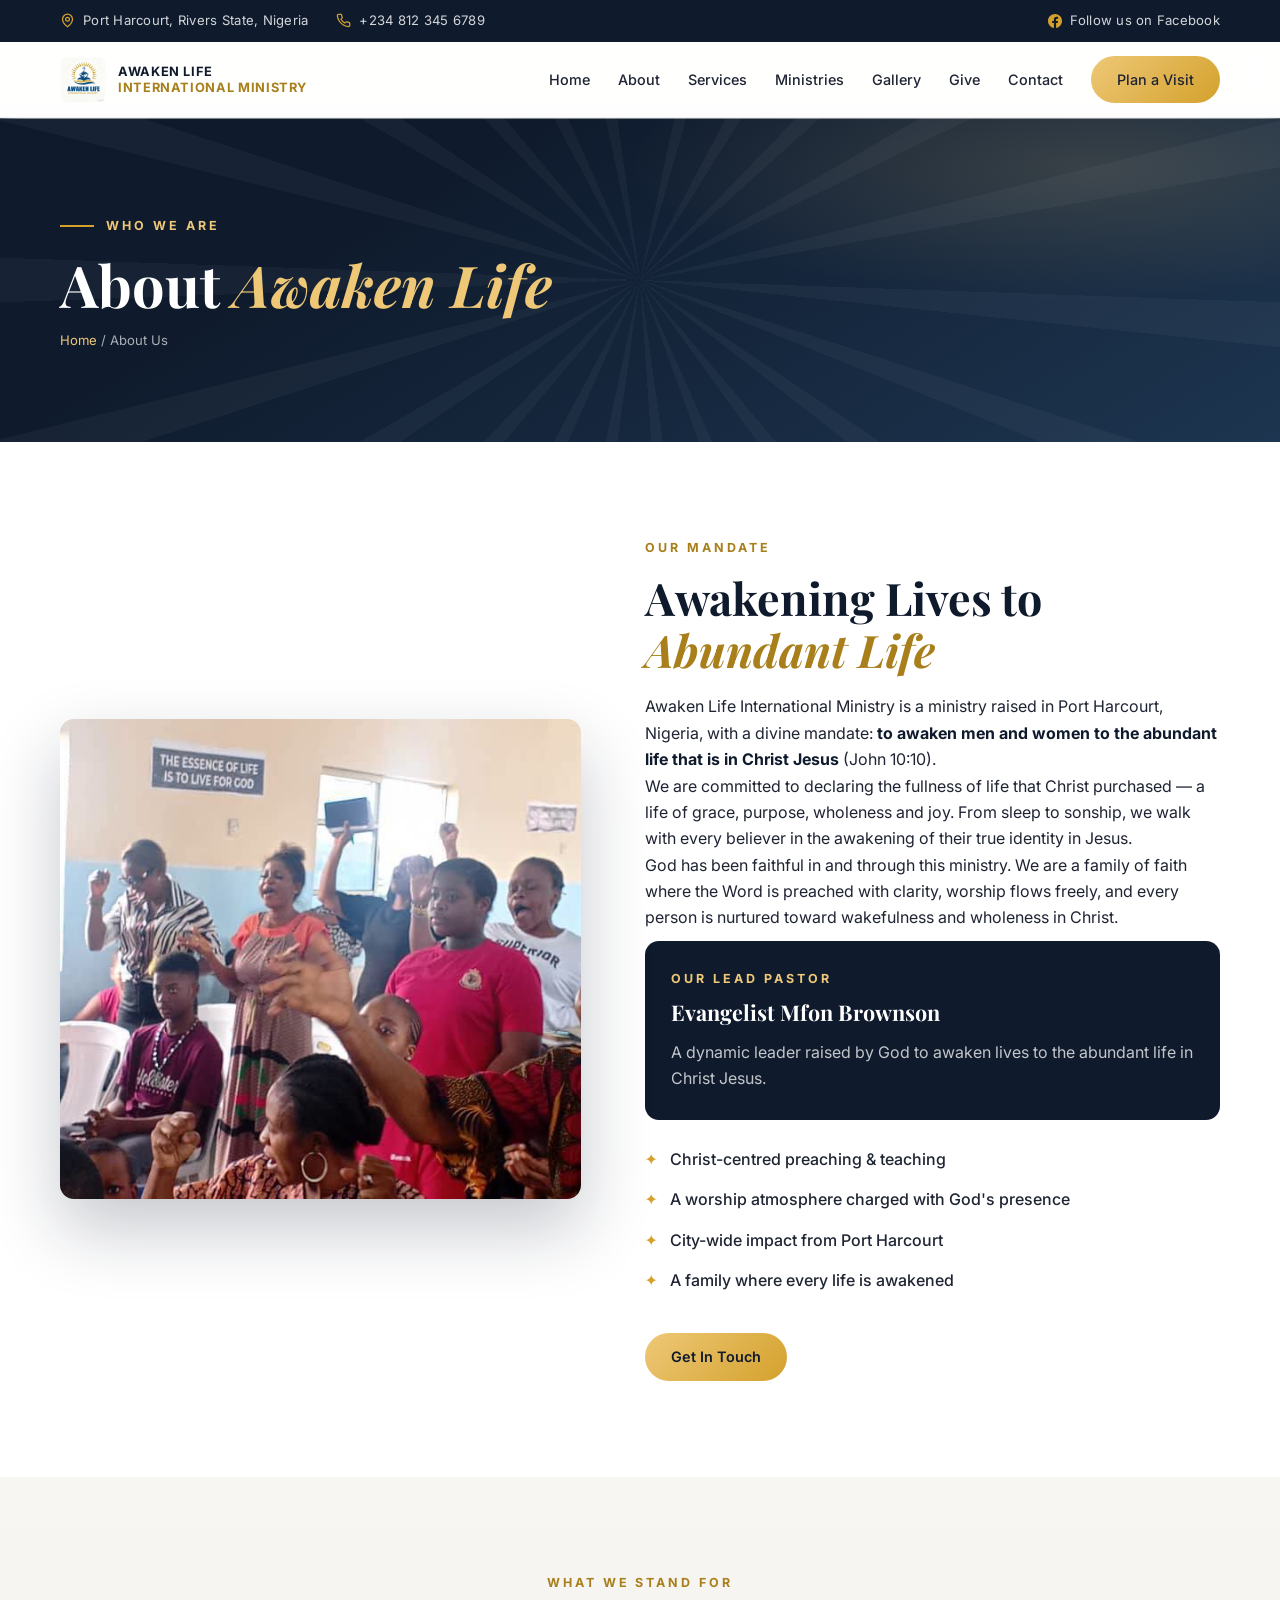
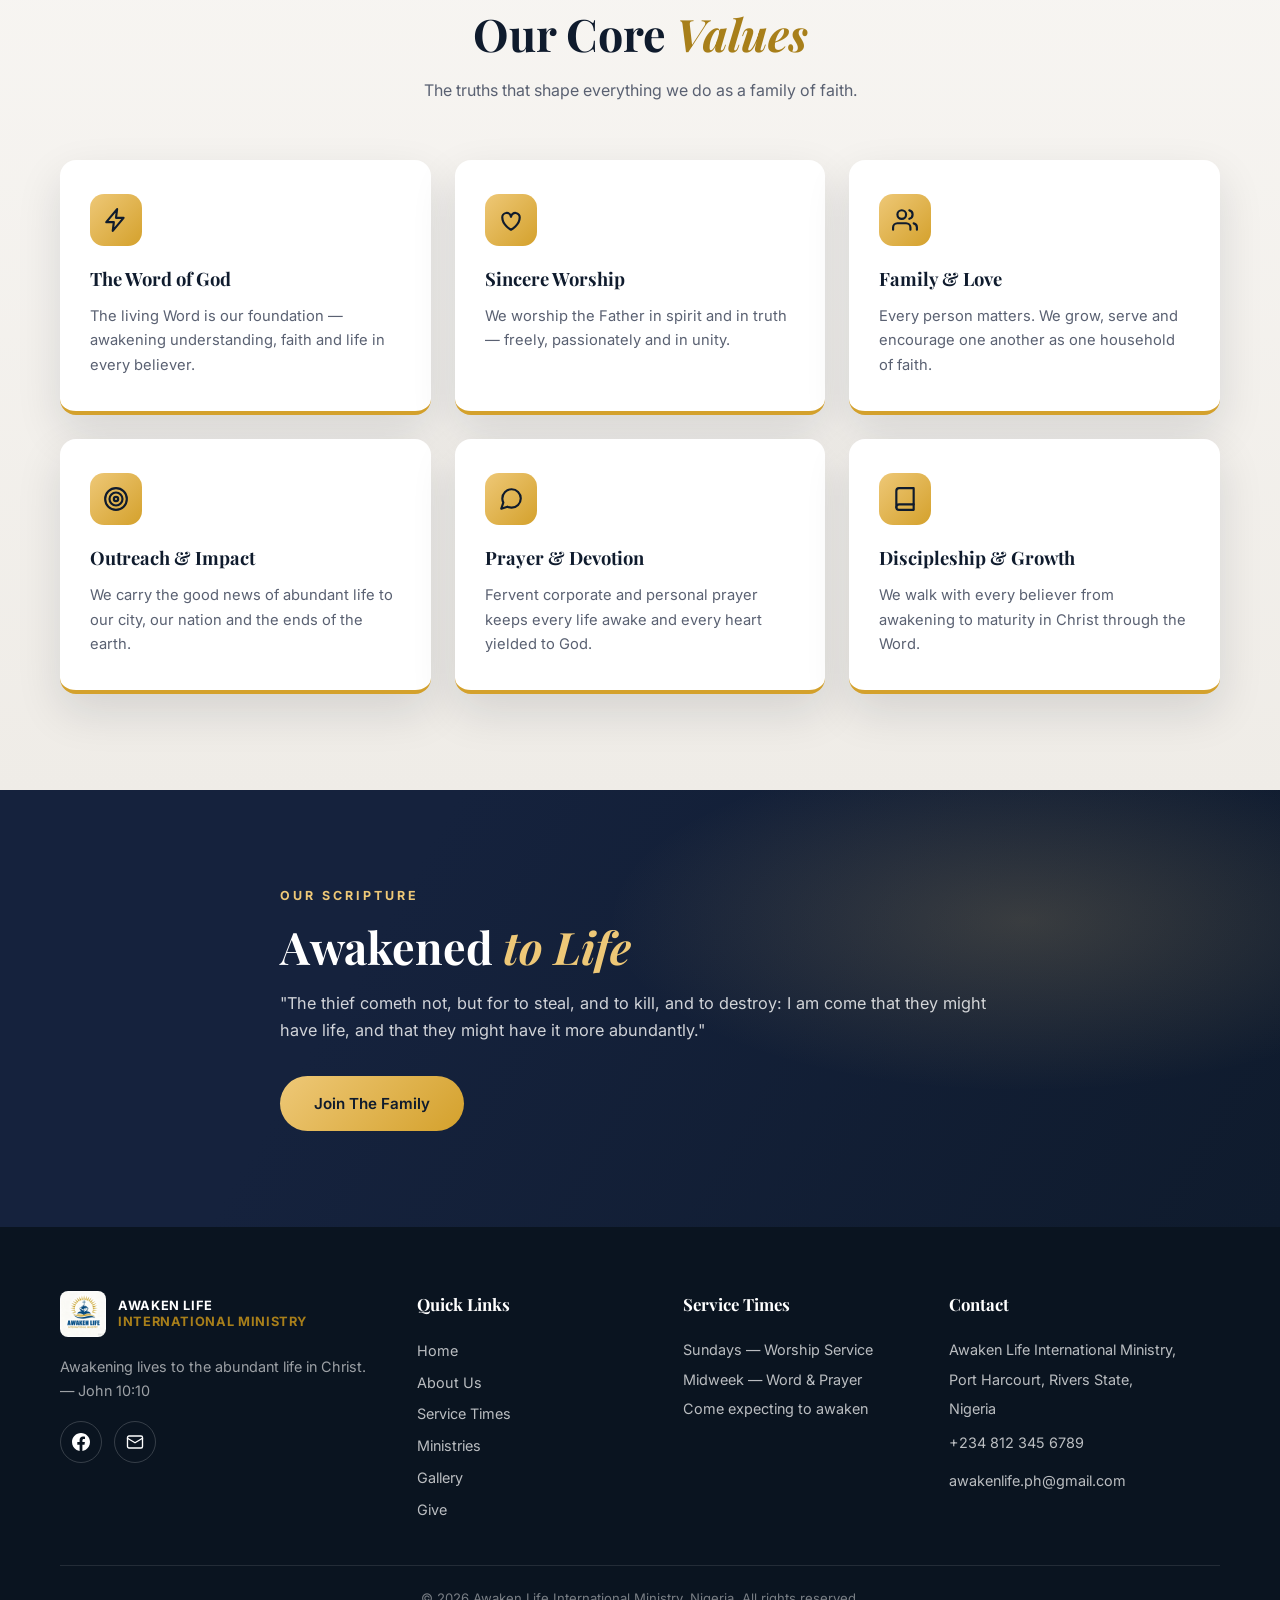
<file: about.html>
<!DOCTYPE html>
<html lang="en">
<head>
  <meta charset="UTF-8" />
  <meta name="viewport" content="width=device-width, initial-scale=1.0" />
  <title>About Us | Awaken Life International Ministry</title>
  <meta name="description" content="Learn about Awaken Life International Ministry, Port Harcourt — our mandate to awaken lives to the abundant life in Christ Jesus." />
  <meta name="theme-color" content="#0f1b2d" />
  <link rel="manifest" href="manifest.webmanifest" />
  <link rel="icon" type="image/x-icon" href="favicon.ico" />
  <link rel="apple-touch-icon" href="icons/icon-180.png" />
  <link rel="preconnect" href="https://fonts.googleapis.com" />
  <link rel="preconnect" href="https://fonts.gstatic.com" crossorigin />
  <link href="https://fonts.googleapis.com/css2?family=Playfair+Display:ital,wght@0,500;0,700;1,500&family=Inter:wght@300;400;500;600;700&display=swap" rel="stylesheet" />
  <link rel="stylesheet" href="css/styles.css" />
</head>
<body>

  <!-- Top bar -->
  <div class="topbar">
    <div class="container topbar-inner">
      <div class="topbar-item">
        <svg viewBox="0 0 24 24" fill="none" stroke="currentColor" stroke-width="2" stroke-linecap="round" stroke-linejoin="round"><path d="M20 10c0 6-8 12-8 12s-8-6-8-12a8 8 0 0 1 16 0Z"/><circle cx="12" cy="10" r="3"/></svg>
        <span>Port Harcourt, Rivers State, Nigeria</span>
      </div>
      <div class="topbar-item">
        <svg viewBox="0 0 24 24" fill="none" stroke="currentColor" stroke-width="2" stroke-linecap="round" stroke-linejoin="round"><path d="M22 16.92v3a2 2 0 0 1-2.18 2 19.79 19.79 0 0 1-8.63-3.07 19.5 19.5 0 0 1-6-6 19.79 19.79 0 0 1-3.07-8.67A2 2 0 0 1 4.11 2h3a2 2 0 0 1 2 1.72 12.84 12.84 0 0 0 .7 2.81 2 2 0 0 1-.45 2.11L8.09 9.91a16 16 0 0 0 6 6l1.27-1.27a2 2 0 0 1 2.11-.45 12.84 12.84 0 0 0 2.81.7A2 2 0 0 1 22 16.92z"/></svg>
        <span><a href="tel:+2348123456789">+234 812 345 6789</a></span>
      </div>
      <a class="topbar-item topbar-link" href="https://www.facebook.com/brownsonvictor/" target="_blank" rel="noopener">
        <svg viewBox="0 0 24 24" fill="currentColor"><path d="M24 12.07C24 5.41 18.63 0 12 0S0 5.41 0 12.07C0 18.1 4.39 23.09 10.13 24v-8.44H7.08v-3.49h3.05V9.41c0-3.02 1.79-4.69 4.53-4.69 1.31 0 2.68.24 2.68.24v2.97h-1.51c-1.49 0-1.96.93-1.96 1.89v2.25h3.33l-.53 3.49h-2.8V24C19.61 23.09 24 18.1 24 12.07z"/></svg>
        <span>Follow us on Facebook</span>
      </a>
    </div>
  </div>

  <!-- Navigation -->
  <header class="nav" id="nav">
    <div class="container nav-inner">
      <a href="index.html" class="brand">
        <span class="brand-mark"><img src="img/logo.png" alt="Awaken Life International Ministry" /></span>
        <span class="brand-text">Awaken Life<br /><em>International Ministry</em></span>
      </a>
      <nav class="nav-links" id="navLinks">
        <a href="index.html">Home</a>
        <a href="about.html">About</a>
        <a href="services.html">Services</a>
        <a href="ministries.html">Ministries</a>
        <a href="gallery.html">Gallery</a>
        <a href="give.html">Give</a>
        <a href="contact.html">Contact</a>
        <a href="contact.html" class="btn btn-primary nav-cta">Plan a Visit</a>
      </nav>
      <button class="nav-toggle" id="navToggle" aria-label="Toggle navigation" aria-expanded="false">
        <span></span><span></span><span></span>
      </button>
    </div>
  </header>

  <!-- Page hero -->
  <section class="page-hero">
    <div class="hero-rays" aria-hidden="true"></div>
    <div class="container page-hero-inner">
      <p class="page-eyebrow reveal">Who We Are</p>
      <h1 class="page-title reveal">About <em>Awaken Life</em></h1>
      <p class="page-crumb reveal"><a href="index.html">Home</a> / About Us</p>
    </div>
  </section>

  <!-- About -->
  <section class="about section">
    <div class="container about-grid">
      <div class="about-visual reveal">
        <img src="img/gallery-05.jpg" alt="Awaken Life International Ministry" loading="lazy" />
      </div>
      <div class="about-text">
        <p class="section-eyebrow reveal">Our Mandate</p>
        <h2 class="section-title reveal">Awakening Lives to <em>Abundant Life</em></h2>
        <p class="reveal">
          Awaken Life International Ministry is a ministry raised in Port Harcourt, Nigeria, with a
          divine mandate: <strong>to awaken men and women to the abundant life that is
          in Christ Jesus</strong> (John 10:10).
        </p>
        <p class="reveal">
          We are committed to declaring the fullness of life that Christ purchased — a life
          of grace, purpose, wholeness and joy. From sleep to sonship, we walk with every
          believer in the awakening of their true identity in Jesus.
        </p>
        <p class="reveal">
          God has been faithful in and through this ministry. We are a family of faith where
          the Word is preached with clarity, worship flows freely, and every person is
          nurtured toward wakefulness and wholeness in Christ.
        </p>
        <div class="about-pastor reveal">
          <p class="section-eyebrow">Our Lead Pastor</p>
          <h3>Evangelist Mfon Brownson</h3>
          <p>A dynamic leader raised by God to awaken lives to the abundant life in Christ Jesus.</p>
        </div>
        <ul class="about-list">
          <li class="reveal"><span>✦</span> Christ-centred preaching &amp; teaching</li>
          <li class="reveal"><span>✦</span> A worship atmosphere charged with God's presence</li>
          <li class="reveal"><span>✦</span> City-wide impact from Port Harcourt</li>
          <li class="reveal"><span>✦</span> A family where every life is awakened</li>
        </ul>
        <a href="contact.html" class="btn btn-primary reveal">Get In Touch</a>
      </div>
    </div>
  </section>

  <!-- Core values -->
  <section class="values section">
    <div class="container">
      <div class="section-head center">
        <p class="section-eyebrow reveal">What We Stand For</p>
        <h2 class="section-title reveal">Our Core <em>Values</em></h2>
        <p class="section-sub reveal">The truths that shape everything we do as a family of faith.</p>
      </div>
      <div class="values-grid">
        <article class="value-card reveal">
          <span class="value-icon">
            <svg viewBox="0 0 24 24" fill="none" stroke="currentColor" stroke-width="2" stroke-linecap="round" stroke-linejoin="round"><path d="M13 2 3 14h7l-1 8 10-12h-7l1-8Z"/></svg>
          </span>
          <h3>The Word of God</h3>
          <p>The living Word is our foundation — awakening understanding, faith and life in every believer.</p>
        </article>
        <article class="value-card reveal">
          <span class="value-icon">
            <svg viewBox="0 0 24 24" fill="none" stroke="currentColor" stroke-width="2" stroke-linecap="round" stroke-linejoin="round"><path d="M12 21s-8-4.5-8-11a4 4 0 0 1 8-1 4 4 0 0 1 8 1c0 6.5-8 11-8 11Z"/></svg>
          </span>
          <h3>Sincere Worship</h3>
          <p>We worship the Father in spirit and in truth — freely, passionately and in unity.</p>
        </article>
        <article class="value-card reveal">
          <span class="value-icon">
            <svg viewBox="0 0 24 24" fill="none" stroke="currentColor" stroke-width="2" stroke-linecap="round" stroke-linejoin="round"><path d="M17 21v-2a4 4 0 0 0-4-4H5a4 4 0 0 0-4 4v2"/><circle cx="9" cy="7" r="4"/><path d="M23 21v-2a4 4 0 0 0-3-3.87"/><path d="M16 3.13a4 4 0 0 1 0 7.75"/></svg>
          </span>
          <h3>Family &amp; Love</h3>
          <p>Every person matters. We grow, serve and encourage one another as one household of faith.</p>
        </article>
        <article class="value-card reveal">
          <span class="value-icon">
            <svg viewBox="0 0 24 24" fill="none" stroke="currentColor" stroke-width="2" stroke-linecap="round" stroke-linejoin="round"><circle cx="12" cy="12" r="10"/><circle cx="12" cy="12" r="6"/><circle cx="12" cy="12" r="2"/></svg>
          </span>
          <h3>Outreach &amp; Impact</h3>
          <p>We carry the good news of abundant life to our city, our nation and the ends of the earth.</p>
        </article>
        <article class="value-card reveal">
          <span class="value-icon">
            <svg viewBox="0 0 24 24" fill="none" stroke="currentColor" stroke-width="2" stroke-linecap="round" stroke-linejoin="round"><path d="M21 11.5a8.38 8.38 0 0 1-8.5 8.5 8.5 8.5 0 0 1-3.8-.9L3 21l1.9-5.7a8.38 8.38 0 0 1-.9-3.8 8.5 8.5 0 0 1 8.5-8.5 8.38 8.38 0 0 1 8.5 8.5Z"/></svg>
          </span>
          <h3>Prayer &amp; Devotion</h3>
          <p>Fervent corporate and personal prayer keeps every life awake and every heart yielded to God.</p>
        </article>
        <article class="value-card reveal">
          <span class="value-icon">
            <svg viewBox="0 0 24 24" fill="none" stroke="currentColor" stroke-width="2" stroke-linecap="round" stroke-linejoin="round"><path d="M4 19.5A2.5 2.5 0 0 1 6.5 17H20V2H6.5A2.5 2.5 0 0 0 4 4.5v15z"/><path d="M4 19.5A2.5 2.5 0 0 0 6.5 22H20v-5"/></svg>
          </span>
          <h3>Discipleship &amp; Growth</h3>
          <p>We walk with every believer from awakening to maturity in Christ through the Word.</p>
        </article>
      </div>
    </div>
  </section>

  <!-- Mandate quote -->
  <section class="give section">
    <div class="give-glow" aria-hidden="true"></div>
    <div class="container give-inner">
      <p class="section-eyebrow reveal">Our Scripture</p>
      <h2 class="section-title light reveal">Awakened <em>to Life</em></h2>
      <p class="give-copy reveal">
        "The thief cometh not, but for to steal, and to kill, and to destroy: I am come
        that they might have life, and that they might have it more abundantly."
      </p>
      <a href="contact.html" class="btn btn-primary btn-lg reveal">Join The Family</a>
    </div>
  </section>

  <!-- Footer -->
  <footer class="footer">
    <div class="container footer-grid">
      <div class="footer-brand">
        <a href="index.html" class="brand">
          <span class="brand-mark"><img src="img/logo.png" alt="Awaken Life International Ministry" /></span>
          <span class="brand-text">Awaken Life<br /><em>International Ministry</em></span>
        </a>
        <p>Awakening lives to the abundant life in Christ. — John 10:10</p>
        <div class="footer-social">
          <a href="https://www.facebook.com/brownsonvictor/" target="_blank" rel="noopener" aria-label="Facebook">
            <svg viewBox="0 0 24 24" fill="currentColor"><path d="M24 12.07C24 5.41 18.63 0 12 0S0 5.41 0 12.07C0 18.1 4.39 23.09 10.13 24v-8.44H7.08v-3.49h3.05V9.41c0-3.02 1.79-4.69 4.53-4.69 1.31 0 2.68.24 2.68.24v2.97h-1.51c-1.49 0-1.96.93-1.96 1.89v2.25h3.33l-.53 3.49h-2.8V24C19.61 23.09 24 18.1 24 12.07z"/></svg>
          </a>
          <a href="contact.html" aria-label="Contact">
            <svg viewBox="0 0 24 24" fill="none" stroke="currentColor" stroke-width="1.8" stroke-linecap="round" stroke-linejoin="round"><rect x="2" y="4" width="20" height="16" rx="2"/><path d="m22 7-10 6L2 7"/></svg>
          </a>
        </div>
      </div>
      <div class="footer-col">
        <h4>Quick Links</h4>
        <a href="index.html">Home</a>
        <a href="about.html">About Us</a>
        <a href="services.html">Service Times</a>
        <a href="ministries.html">Ministries</a>
        <a href="gallery.html">Gallery</a>
        <a href="give.html">Give</a>
      </div>
      <div class="footer-col">
        <h4>Service Times</h4>
        <p>Sundays — Worship Service</p>
        <p>Midweek — Word &amp; Prayer</p>
        <p>Come expecting to awaken</p>
      </div>
      <div class="footer-col">
        <h4>Contact</h4>
        <p>Awaken Life International Ministry,</p>
        <p>Port Harcourt, Rivers State,</p>
        <p>Nigeria</p>
        <p><a href="tel:+2348123456789">+234 812 345 6789</a></p>
        <p><a href="mailto:awakenlife.ph@gmail.com">awakenlife.ph@gmail.com</a></p>
      </div>
    </div>
    <div class="container footer-bottom">
      <p>© <span id="year"></span> Awaken Life International Ministry, Nigeria. All rights reserved.</p>
    </div>
  </footer>

  <script src="js/main.js"></script>
</body>
</html>
</file>
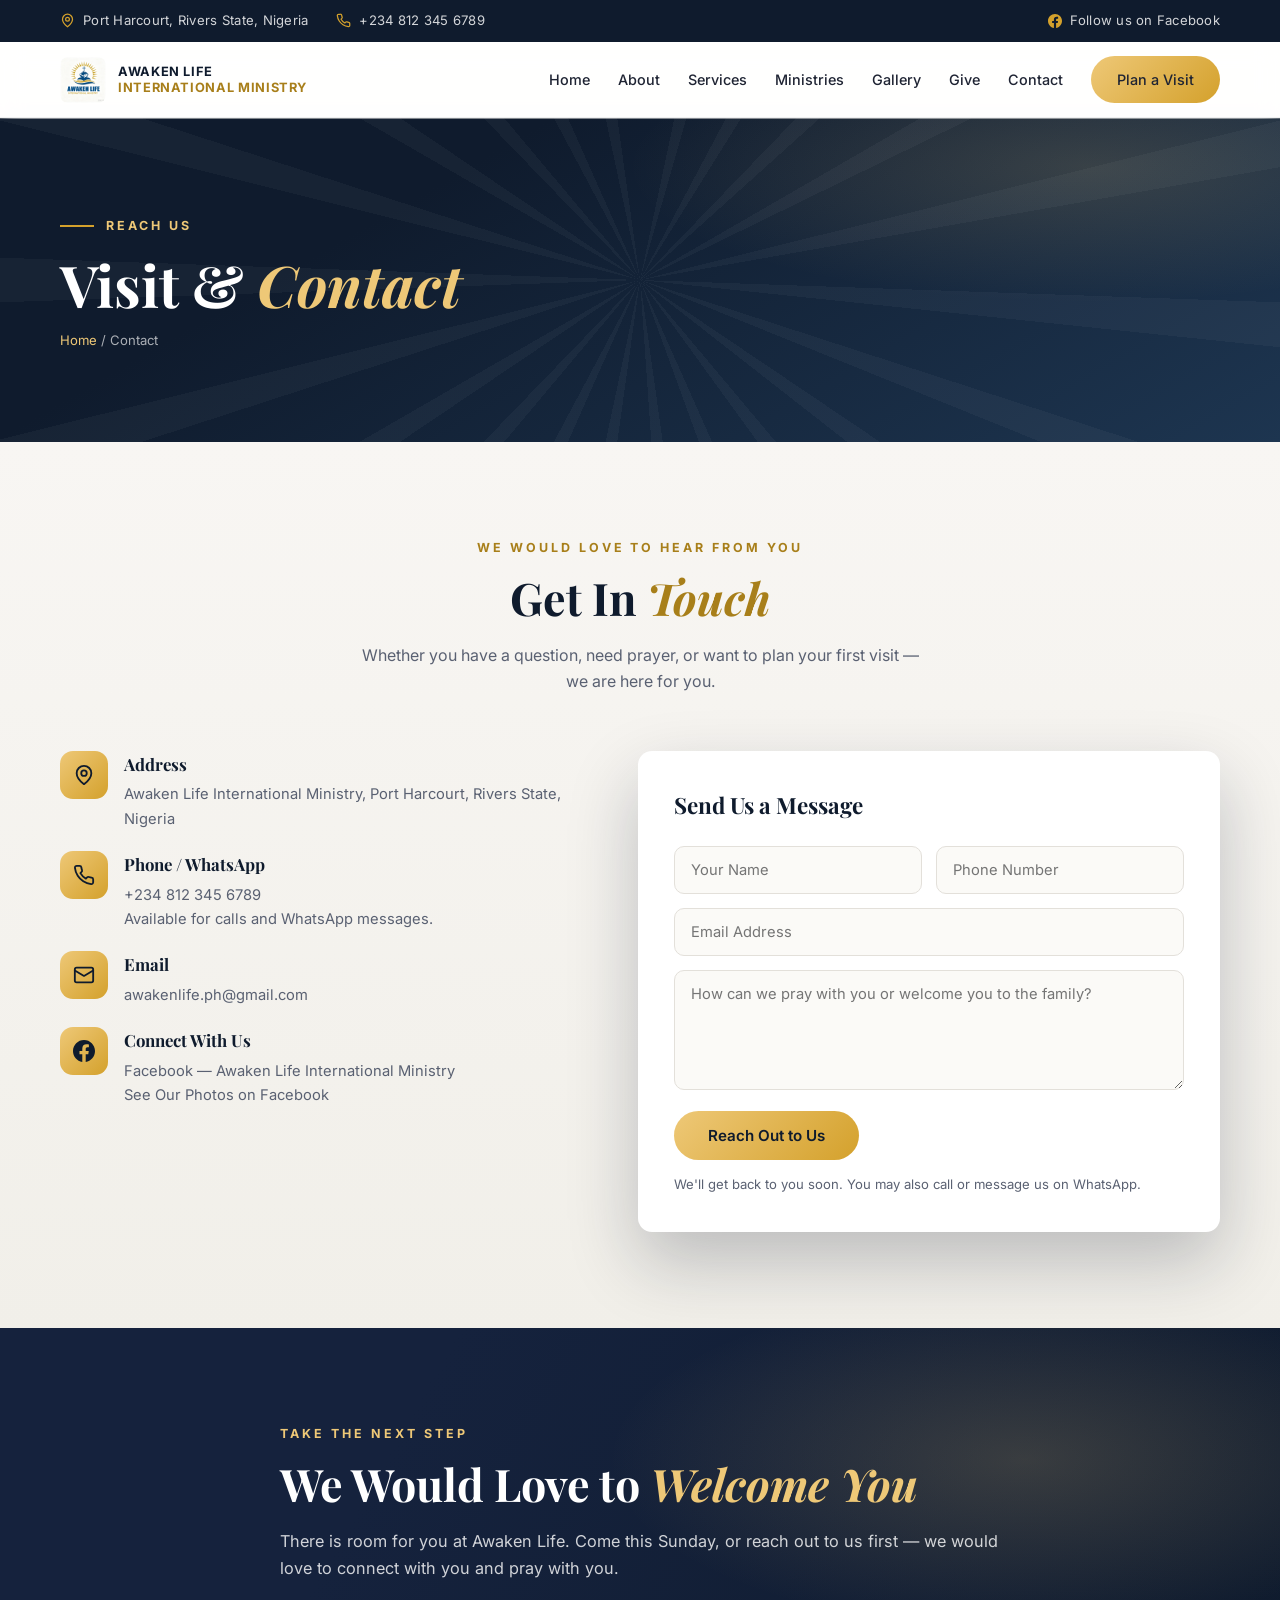
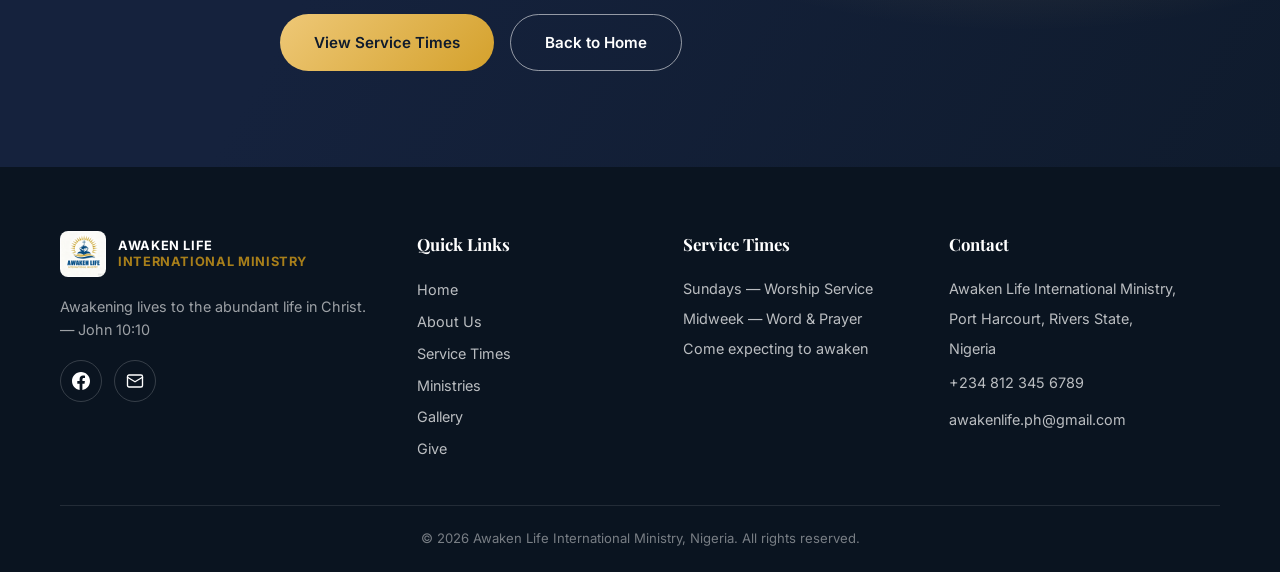
<file: contact.html>
<!DOCTYPE html>
<html lang="en">
<head>
  <meta charset="UTF-8" />
  <meta name="viewport" content="width=device-width, initial-scale=1.0" />
  <title>Contact | Awaken Life International Ministry</title>
  <meta name="description" content="Contact Awaken Life International Ministry, Port Harcourt — plan your visit, send a message or reach us on WhatsApp." />
  <meta name="theme-color" content="#0f1b2d" />
  <link rel="manifest" href="manifest.webmanifest" />
  <link rel="icon" type="image/x-icon" href="favicon.ico" />
  <link rel="apple-touch-icon" href="icons/icon-180.png" />
  <link rel="preconnect" href="https://fonts.googleapis.com" />
  <link rel="preconnect" href="https://fonts.gstatic.com" crossorigin />
  <link href="https://fonts.googleapis.com/css2?family=Playfair+Display:ital,wght@0,500;0,700;1,500&family=Inter:wght@300;400;500;600;700&display=swap" rel="stylesheet" />
  <link rel="stylesheet" href="css/styles.css" />
</head>
<body>

  <!-- Top bar -->
  <div class="topbar">
    <div class="container topbar-inner">
      <div class="topbar-item">
        <svg viewBox="0 0 24 24" fill="none" stroke="currentColor" stroke-width="2" stroke-linecap="round" stroke-linejoin="round"><path d="M20 10c0 6-8 12-8 12s-8-6-8-12a8 8 0 0 1 16 0Z"/><circle cx="12" cy="10" r="3"/></svg>
        <span>Port Harcourt, Rivers State, Nigeria</span>
      </div>
      <div class="topbar-item">
        <svg viewBox="0 0 24 24" fill="none" stroke="currentColor" stroke-width="2" stroke-linecap="round" stroke-linejoin="round"><path d="M22 16.92v3a2 2 0 0 1-2.18 2 19.79 19.79 0 0 1-8.63-3.07 19.5 19.5 0 0 1-6-6 19.79 19.79 0 0 1-3.07-8.67A2 2 0 0 1 4.11 2h3a2 2 0 0 1 2 1.72 12.84 12.84 0 0 0 .7 2.81 2 2 0 0 1-.45 2.11L8.09 9.91a16 16 0 0 0 6 6l1.27-1.27a2 2 0 0 1 2.11-.45 12.84 12.84 0 0 0 2.81.7A2 2 0 0 1 22 16.92z"/></svg>
        <span><a href="tel:+2348123456789">+234 812 345 6789</a></span>
      </div>
      <a class="topbar-item topbar-link" href="https://www.facebook.com/brownsonvictor/" target="_blank" rel="noopener">
        <svg viewBox="0 0 24 24" fill="currentColor"><path d="M24 12.07C24 5.41 18.63 0 12 0S0 5.41 0 12.07C0 18.1 4.39 23.09 10.13 24v-8.44H7.08v-3.49h3.05V9.41c0-3.02 1.79-4.69 4.53-4.69 1.31 0 2.68.24 2.68.24v2.97h-1.51c-1.49 0-1.96.93-1.96 1.89v2.25h3.33l-.53 3.49h-2.8V24C19.61 23.09 24 18.1 24 12.07z"/></svg>
        <span>Follow us on Facebook</span>
      </a>
    </div>
  </div>

  <!-- Navigation -->
  <header class="nav" id="nav">
    <div class="container nav-inner">
      <a href="index.html" class="brand">
        <span class="brand-mark"><img src="img/logo.png" alt="Awaken Life International Ministry" /></span>
        <span class="brand-text">Awaken Life<br /><em>International Ministry</em></span>
      </a>
      <nav class="nav-links" id="navLinks">
        <a href="index.html">Home</a>
        <a href="about.html">About</a>
        <a href="services.html">Services</a>
        <a href="ministries.html">Ministries</a>
        <a href="gallery.html">Gallery</a>
        <a href="give.html">Give</a>
        <a href="contact.html">Contact</a>
        <a href="contact.html" class="btn btn-primary nav-cta">Plan a Visit</a>
      </nav>
      <button class="nav-toggle" id="navToggle" aria-label="Toggle navigation" aria-expanded="false">
        <span></span><span></span><span></span>
      </button>
    </div>
  </header>

  <!-- Page hero -->
  <section class="page-hero">
    <div class="hero-rays" aria-hidden="true"></div>
    <div class="container page-hero-inner">
      <p class="page-eyebrow reveal">Reach Us</p>
      <h1 class="page-title reveal">Visit &amp; <em>Contact</em></h1>
      <p class="page-crumb reveal"><a href="index.html">Home</a> / Contact</p>
    </div>
  </section>

  <!-- Contact -->
  <section class="contact section">
    <div class="container">
      <div class="section-head center">
        <p class="section-eyebrow reveal">We Would Love to Hear From You</p>
        <h2 class="section-title reveal">Get In <em>Touch</em></h2>
        <p class="section-sub reveal">Whether you have a question, need prayer, or want to plan your first visit — we are here for you.</p>
      </div>
      <div class="contact-grid">
        <div class="contact-info">
          <div class="contact-item reveal">
            <span class="contact-icon">
              <svg viewBox="0 0 24 24" fill="none" stroke="currentColor" stroke-width="2" stroke-linecap="round" stroke-linejoin="round"><path d="M20 10c0 6-8 12-8 12s-8-6-8-12a8 8 0 0 1 16 0Z"/><circle cx="12" cy="10" r="3"/></svg>
            </span>
            <div>
              <h4>Address</h4>
              <p>Awaken Life International Ministry, Port Harcourt, Rivers State, Nigeria</p>
            </div>
          </div>
          <div class="contact-item reveal">
            <span class="contact-icon">
              <svg viewBox="0 0 24 24" fill="none" stroke="currentColor" stroke-width="2" stroke-linecap="round" stroke-linejoin="round"><path d="M22 16.92v3a2 2 0 0 1-2.18 2 19.79 19.79 0 0 1-8.63-3.07 19.5 19.5 0 0 1-6-6 19.79 19.79 0 0 1-3.07-8.67A2 2 0 0 1 4.11 2h3a2 2 0 0 1 2 1.72 12.84 12.84 0 0 0 .7 2.81 2 2 0 0 1-.45 2.11L8.09 9.91a16 16 0 0 0 6 6l1.27-1.27a2 2 0 0 1 2.11-.45 12.84 12.84 0 0 0 2.81.7A2 2 0 0 1 22 16.92z"/></svg>
            </span>
            <div>
              <h4>Phone / WhatsApp</h4>
              <p><a href="tel:+2348123456789">+234 812 345 6789</a></p>
              <p>Available for calls and WhatsApp messages.</p>
            </div>
          </div>
          <div class="contact-item reveal">
            <span class="contact-icon">
              <svg viewBox="0 0 24 24" fill="none" stroke="currentColor" stroke-width="2" stroke-linecap="round" stroke-linejoin="round"><rect x="2" y="4" width="20" height="16" rx="2"/><path d="m22 7-10 6L2 7"/></svg>
            </span>
            <div>
              <h4>Email</h4>
              <p><a href="mailto:awakenlife.ph@gmail.com">awakenlife.ph@gmail.com</a></p>
            </div>
          </div>
          <div class="contact-item reveal">
            <span class="contact-icon">
              <svg viewBox="0 0 24 24" fill="currentColor"><path d="M24 12.07C24 5.41 18.63 0 12 0S0 5.41 0 12.07C0 18.1 4.39 23.09 10.13 24v-8.44H7.08v-3.49h3.05V9.41c0-3.02 1.79-4.69 4.53-4.69 1.31 0 2.68.24 2.68.24v2.97h-1.51c-1.49 0-1.96.93-1.96 1.89v2.25h3.33l-.53 3.49h-2.8V24C19.61 23.09 24 18.1 24 12.07z"/></svg>
            </span>
            <div>
              <h4>Connect With Us</h4>
              <p><a href="https://www.facebook.com/brownsonvictor/" target="_blank" rel="noopener">Facebook — Awaken Life International Ministry</a></p>
              <p><a href="https://www.facebook.com/brownsonvictor/photos" target="_blank" rel="noopener">See Our Photos on Facebook</a></p>
            </div>
          </div>
        </div>
        <form class="contact-form reveal" id="contactForm">
          <h3>Send Us a Message</h3>
          <div class="form-row">
            <input type="text" name="name" placeholder="Your Name" required />
            <input type="tel" name="phone" placeholder="Phone Number" />
          </div>
          <input type="email" name="email" placeholder="Email Address" required />
          <textarea name="message" rows="5" placeholder="How can we pray with you or welcome you to the family?" required></textarea>
          <button type="submit" class="btn btn-primary btn-lg">Reach Out to Us</button>
          <p class="form-note" id="formNote">We'll get back to you soon. You may also call or message us on WhatsApp.</p>
        </form>
      </div>
    </div>
  </section>

  <!-- Prayer / invite -->
  <section class="give section">
    <div class="give-glow" aria-hidden="true"></div>
    <div class="container give-inner">
      <p class="section-eyebrow reveal">Take the Next Step</p>
      <h2 class="section-title light reveal">We Would Love to <em>Welcome You</em></h2>
      <p class="give-copy reveal">
        There is room for you at Awaken Life. Come this Sunday, or reach out to us first —
        we would love to connect with you and pray with you.
      </p>
      <div class="hero-actions reveal">
        <a href="services.html" class="btn btn-primary btn-lg">View Service Times</a>
        <a href="index.html" class="btn btn-ghost btn-lg">Back to Home</a>
      </div>
    </div>
  </section>

  <!-- Footer -->
  <footer class="footer">
    <div class="container footer-grid">
      <div class="footer-brand">
        <a href="index.html" class="brand">
          <span class="brand-mark"><img src="img/logo.png" alt="Awaken Life International Ministry" /></span>
          <span class="brand-text">Awaken Life<br /><em>International Ministry</em></span>
        </a>
        <p>Awakening lives to the abundant life in Christ. — John 10:10</p>
        <div class="footer-social">
          <a href="https://www.facebook.com/brownsonvictor/" target="_blank" rel="noopener" aria-label="Facebook">
            <svg viewBox="0 0 24 24" fill="currentColor"><path d="M24 12.07C24 5.41 18.63 0 12 0S0 5.41 0 12.07C0 18.1 4.39 23.09 10.13 24v-8.44H7.08v-3.49h3.05V9.41c0-3.02 1.79-4.69 4.53-4.69 1.31 0 2.68.24 2.68.24v2.97h-1.51c-1.49 0-1.96.93-1.96 1.89v2.25h3.33l-.53 3.49h-2.8V24C19.61 23.09 24 18.1 24 12.07z"/></svg>
          </a>
          <a href="contact.html" aria-label="Contact">
            <svg viewBox="0 0 24 24" fill="none" stroke="currentColor" stroke-width="1.8" stroke-linecap="round" stroke-linejoin="round"><rect x="2" y="4" width="20" height="16" rx="2"/><path d="m22 7-10 6L2 7"/></svg>
          </a>
        </div>
      </div>
      <div class="footer-col">
        <h4>Quick Links</h4>
        <a href="index.html">Home</a>
        <a href="about.html">About Us</a>
        <a href="services.html">Service Times</a>
        <a href="ministries.html">Ministries</a>
        <a href="gallery.html">Gallery</a>
        <a href="give.html">Give</a>
      </div>
      <div class="footer-col">
        <h4>Service Times</h4>
        <p>Sundays — Worship Service</p>
        <p>Midweek — Word &amp; Prayer</p>
        <p>Come expecting to awaken</p>
      </div>
      <div class="footer-col">
        <h4>Contact</h4>
        <p>Awaken Life International Ministry,</p>
        <p>Port Harcourt, Rivers State,</p>
        <p>Nigeria</p>
        <p><a href="tel:+2348123456789">+234 812 345 6789</a></p>
        <p><a href="mailto:awakenlife.ph@gmail.com">awakenlife.ph@gmail.com</a></p>
      </div>
    </div>
    <div class="container footer-bottom">
      <p>© <span id="year"></span> Awaken Life International Ministry, Nigeria. All rights reserved.</p>
    </div>
  </footer>

  <script src="js/main.js"></script>
</body>
</html>
</file>
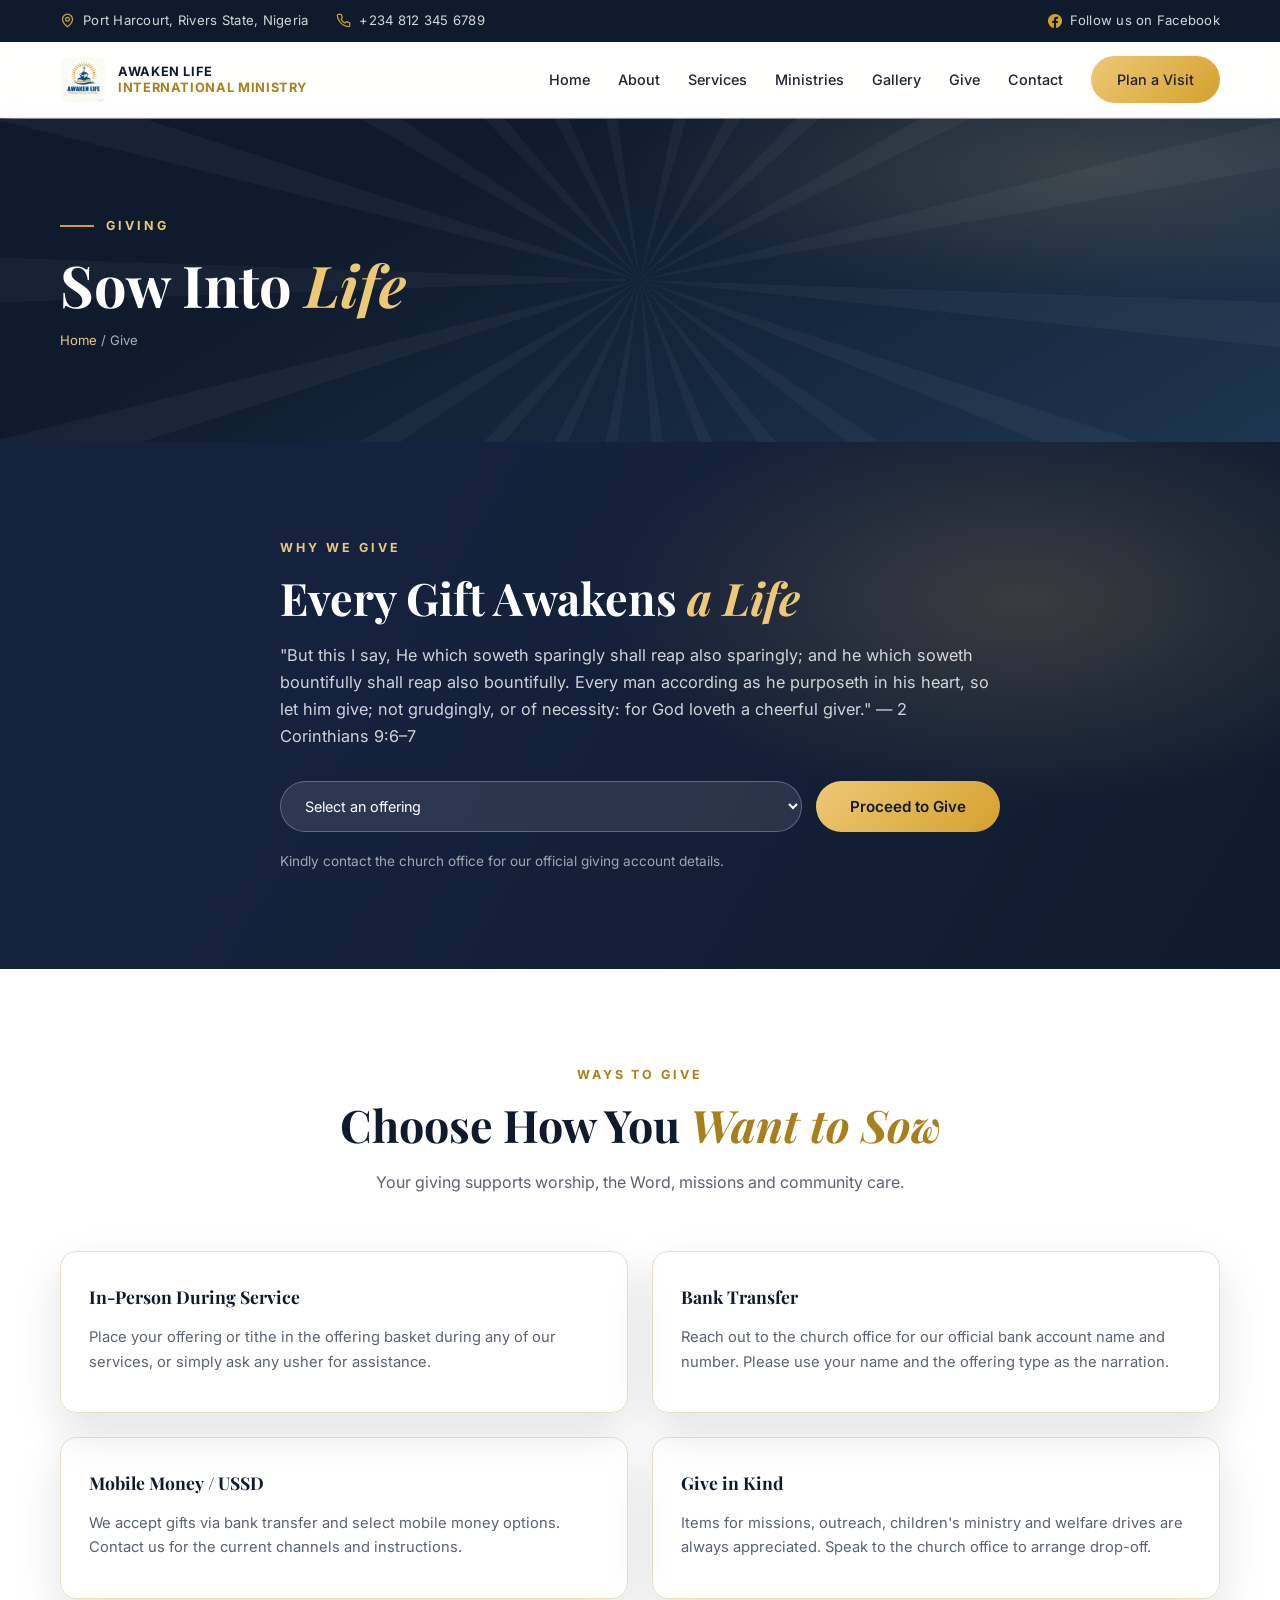
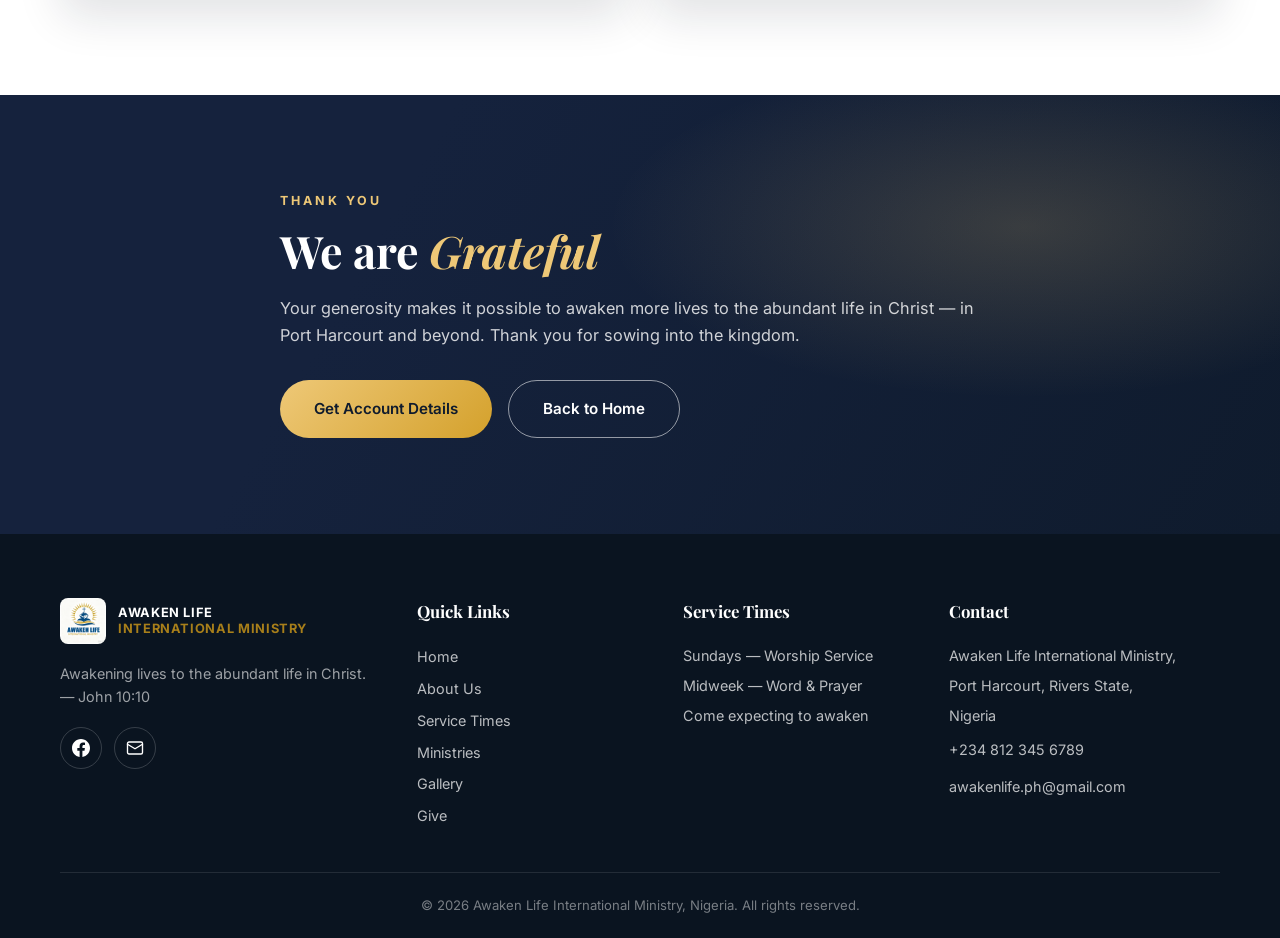
<file: give.html>
<!DOCTYPE html>
<html lang="en">
<head>
  <meta charset="UTF-8" />
  <meta name="viewport" content="width=device-width, initial-scale=1.0" />
  <title>Give | Awaken Life International Ministry</title>
  <meta name="description" content="Give to Awaken Life International Ministry, Port Harcourt. Sow into lives being awakened to the abundant life in Christ." />
  <meta name="theme-color" content="#0f1b2d" />
  <link rel="manifest" href="manifest.webmanifest" />
  <link rel="icon" type="image/x-icon" href="favicon.ico" />
  <link rel="apple-touch-icon" href="icons/icon-180.png" />
  <link rel="preconnect" href="https://fonts.googleapis.com" />
  <link rel="preconnect" href="https://fonts.gstatic.com" crossorigin />
  <link href="https://fonts.googleapis.com/css2?family=Playfair+Display:ital,wght@0,500;0,700;1,500&family=Inter:wght@300;400;500;600;700&display=swap" rel="stylesheet" />
  <link rel="stylesheet" href="css/styles.css" />
</head>
<body>

  <!-- Top bar -->
  <div class="topbar">
    <div class="container topbar-inner">
      <div class="topbar-item">
        <svg viewBox="0 0 24 24" fill="none" stroke="currentColor" stroke-width="2" stroke-linecap="round" stroke-linejoin="round"><path d="M20 10c0 6-8 12-8 12s-8-6-8-12a8 8 0 0 1 16 0Z"/><circle cx="12" cy="10" r="3"/></svg>
        <span>Port Harcourt, Rivers State, Nigeria</span>
      </div>
      <div class="topbar-item">
        <svg viewBox="0 0 24 24" fill="none" stroke="currentColor" stroke-width="2" stroke-linecap="round" stroke-linejoin="round"><path d="M22 16.92v3a2 2 0 0 1-2.18 2 19.79 19.79 0 0 1-8.63-3.07 19.5 19.5 0 0 1-6-6 19.79 19.79 0 0 1-3.07-8.67A2 2 0 0 1 4.11 2h3a2 2 0 0 1 2 1.72 12.84 12.84 0 0 0 .7 2.81 2 2 0 0 1-.45 2.11L8.09 9.91a16 16 0 0 0 6 6l1.27-1.27a2 2 0 0 1 2.11-.45 12.84 12.84 0 0 0 2.81.7A2 2 0 0 1 22 16.92z"/></svg>
        <span><a href="tel:+2348123456789">+234 812 345 6789</a></span>
      </div>
      <a class="topbar-item topbar-link" href="https://www.facebook.com/brownsonvictor/" target="_blank" rel="noopener">
        <svg viewBox="0 0 24 24" fill="currentColor"><path d="M24 12.07C24 5.41 18.63 0 12 0S0 5.41 0 12.07C0 18.1 4.39 23.09 10.13 24v-8.44H7.08v-3.49h3.05V9.41c0-3.02 1.79-4.69 4.53-4.69 1.31 0 2.68.24 2.68.24v2.97h-1.51c-1.49 0-1.96.93-1.96 1.89v2.25h3.33l-.53 3.49h-2.8V24C19.61 23.09 24 18.1 24 12.07z"/></svg>
        <span>Follow us on Facebook</span>
      </a>
    </div>
  </div>

  <!-- Navigation -->
  <header class="nav" id="nav">
    <div class="container nav-inner">
      <a href="index.html" class="brand">
        <span class="brand-mark"><img src="img/logo.png" alt="Awaken Life International Ministry" /></span>
        <span class="brand-text">Awaken Life<br /><em>International Ministry</em></span>
      </a>
      <nav class="nav-links" id="navLinks">
        <a href="index.html">Home</a>
        <a href="about.html">About</a>
        <a href="services.html">Services</a>
        <a href="ministries.html">Ministries</a>
        <a href="gallery.html">Gallery</a>
        <a href="give.html">Give</a>
        <a href="contact.html">Contact</a>
        <a href="contact.html" class="btn btn-primary nav-cta">Plan a Visit</a>
      </nav>
      <button class="nav-toggle" id="navToggle" aria-label="Toggle navigation" aria-expanded="false">
        <span></span><span></span><span></span>
      </button>
    </div>
  </header>

  <!-- Page hero -->
  <section class="page-hero">
    <div class="hero-rays" aria-hidden="true"></div>
    <div class="container page-hero-inner">
      <p class="page-eyebrow reveal">Giving</p>
      <h1 class="page-title reveal">Sow Into <em>Life</em></h1>
      <p class="page-crumb reveal"><a href="index.html">Home</a> / Give</p>
    </div>
  </section>

  <!-- Give -->
  <section class="give section">
    <div class="give-glow" aria-hidden="true"></div>
    <div class="container give-inner">
      <p class="section-eyebrow reveal">Why We Give</p>
      <h2 class="section-title light reveal">Every Gift Awakens <em>a Life</em></h2>
      <p class="give-copy reveal">
        "But this I say, He which soweth sparingly shall reap also sparingly; and he which
        soweth bountifully shall reap also bountifully. Every man according as he purposeth
        in his heart, so let him give; not grudgingly, or of necessity: for God loveth a
        cheerful giver." — 2 Corinthians 9:6–7
      </p>
      <form class="give-form reveal" id="giveForm">
        <select name="offering" required>
          <option value="">Select an offering</option>
          <option>Sunday Tithe</option>
          <option>First Fruit / Thanksgiving</option>
          <option>Building &amp; Project Partnership</option>
          <option>Mission &amp; Outreach</option>
          <option>Seed of Faith</option>
        </select>
        <button type="submit" class="btn btn-primary btn-lg">Proceed to Give</button>
      </form>
      <p class="give-note reveal" id="giveNote">Kindly contact the church office for our official giving account details.</p>
    </div>
  </section>

  <!-- Giving details -->
  <section class="give-details section">
    <div class="container">
      <div class="section-head center">
        <p class="section-eyebrow reveal">Ways to Give</p>
        <h2 class="section-title reveal">Choose How You <em>Want to Sow</em></h2>
        <p class="section-sub reveal">Your giving supports worship, the Word, missions and community care.</p>
      </div>
      <div class="give-details-grid">
        <div class="give-card reveal">
          <h3>In-Person During Service</h3>
          <p>Place your offering or tithe in the offering basket during any of our services, or simply ask any usher for assistance.</p>
        </div>
        <div class="give-card reveal">
          <h3>Bank Transfer</h3>
          <p>Reach out to the church office for our official bank account name and number. Please use your name and the offering type as the narration.</p>
        </div>
        <div class="give-card reveal">
          <h3>Mobile Money / USSD</h3>
          <p>We accept gifts via bank transfer and select mobile money options. Contact us for the current channels and instructions.</p>
        </div>
        <div class="give-card reveal">
          <h3>Give in Kind</h3>
          <p>Items for missions, outreach, children's ministry and welfare drives are always appreciated. Speak to the church office to arrange drop-off.</p>
        </div>
      </div>
    </div>
  </section>

  <!-- Grateful -->
  <section class="give section">
    <div class="give-glow" aria-hidden="true"></div>
    <div class="container give-inner">
      <p class="section-eyebrow reveal">Thank You</p>
      <h2 class="section-title light reveal">We are <em>Grateful</em></h2>
      <p class="give-copy reveal">
        Your generosity makes it possible to awaken more lives to the abundant life in
        Christ — in Port Harcourt and beyond. Thank you for sowing into the kingdom.
      </p>
      <div class="hero-actions reveal">
        <a href="contact.html" class="btn btn-primary btn-lg">Get Account Details</a>
        <a href="index.html" class="btn btn-ghost btn-lg">Back to Home</a>
      </div>
    </div>
  </section>

  <!-- Footer -->
  <footer class="footer">
    <div class="container footer-grid">
      <div class="footer-brand">
        <a href="index.html" class="brand">
          <span class="brand-mark"><img src="img/logo.png" alt="Awaken Life International Ministry" /></span>
          <span class="brand-text">Awaken Life<br /><em>International Ministry</em></span>
        </a>
        <p>Awakening lives to the abundant life in Christ. — John 10:10</p>
        <div class="footer-social">
          <a href="https://www.facebook.com/brownsonvictor/" target="_blank" rel="noopener" aria-label="Facebook">
            <svg viewBox="0 0 24 24" fill="currentColor"><path d="M24 12.07C24 5.41 18.63 0 12 0S0 5.41 0 12.07C0 18.1 4.39 23.09 10.13 24v-8.44H7.08v-3.49h3.05V9.41c0-3.02 1.79-4.69 4.53-4.69 1.31 0 2.68.24 2.68.24v2.97h-1.51c-1.49 0-1.96.93-1.96 1.89v2.25h3.33l-.53 3.49h-2.8V24C19.61 23.09 24 18.1 24 12.07z"/></svg>
          </a>
          <a href="contact.html" aria-label="Contact">
            <svg viewBox="0 0 24 24" fill="none" stroke="currentColor" stroke-width="1.8" stroke-linecap="round" stroke-linejoin="round"><rect x="2" y="4" width="20" height="16" rx="2"/><path d="m22 7-10 6L2 7"/></svg>
          </a>
        </div>
      </div>
      <div class="footer-col">
        <h4>Quick Links</h4>
        <a href="index.html">Home</a>
        <a href="about.html">About Us</a>
        <a href="services.html">Service Times</a>
        <a href="ministries.html">Ministries</a>
        <a href="gallery.html">Gallery</a>
        <a href="give.html">Give</a>
      </div>
      <div class="footer-col">
        <h4>Service Times</h4>
        <p>Sundays — Worship Service</p>
        <p>Midweek — Word &amp; Prayer</p>
        <p>Come expecting to awaken</p>
      </div>
      <div class="footer-col">
        <h4>Contact</h4>
        <p>Awaken Life International Ministry,</p>
        <p>Port Harcourt, Rivers State,</p>
        <p>Nigeria</p>
        <p><a href="tel:+2348123456789">+234 812 345 6789</a></p>
        <p><a href="mailto:awakenlife.ph@gmail.com">awakenlife.ph@gmail.com</a></p>
      </div>
    </div>
    <div class="container footer-bottom">
      <p>© <span id="year"></span> Awaken Life International Ministry, Nigeria. All rights reserved.</p>
    </div>
  </footer>

  <script src="js/main.js"></script>
</body>
</html>
</file>
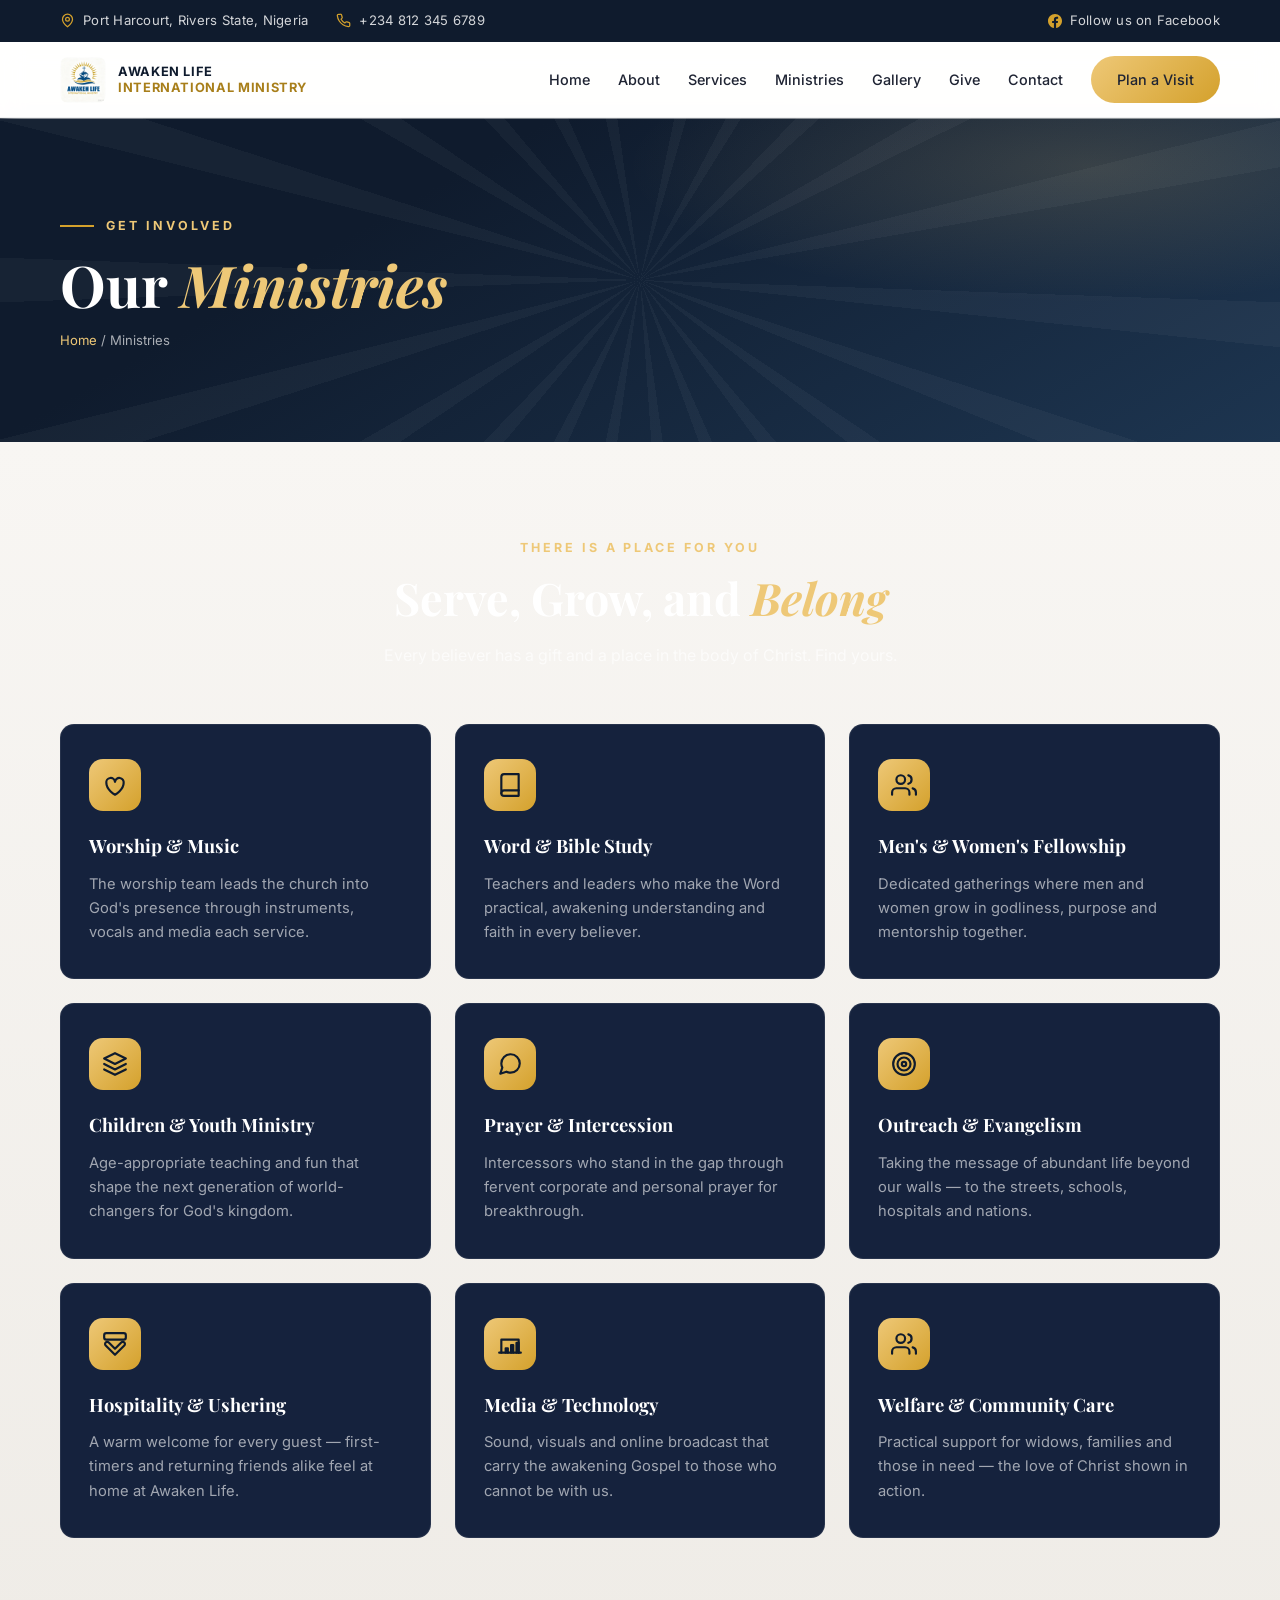
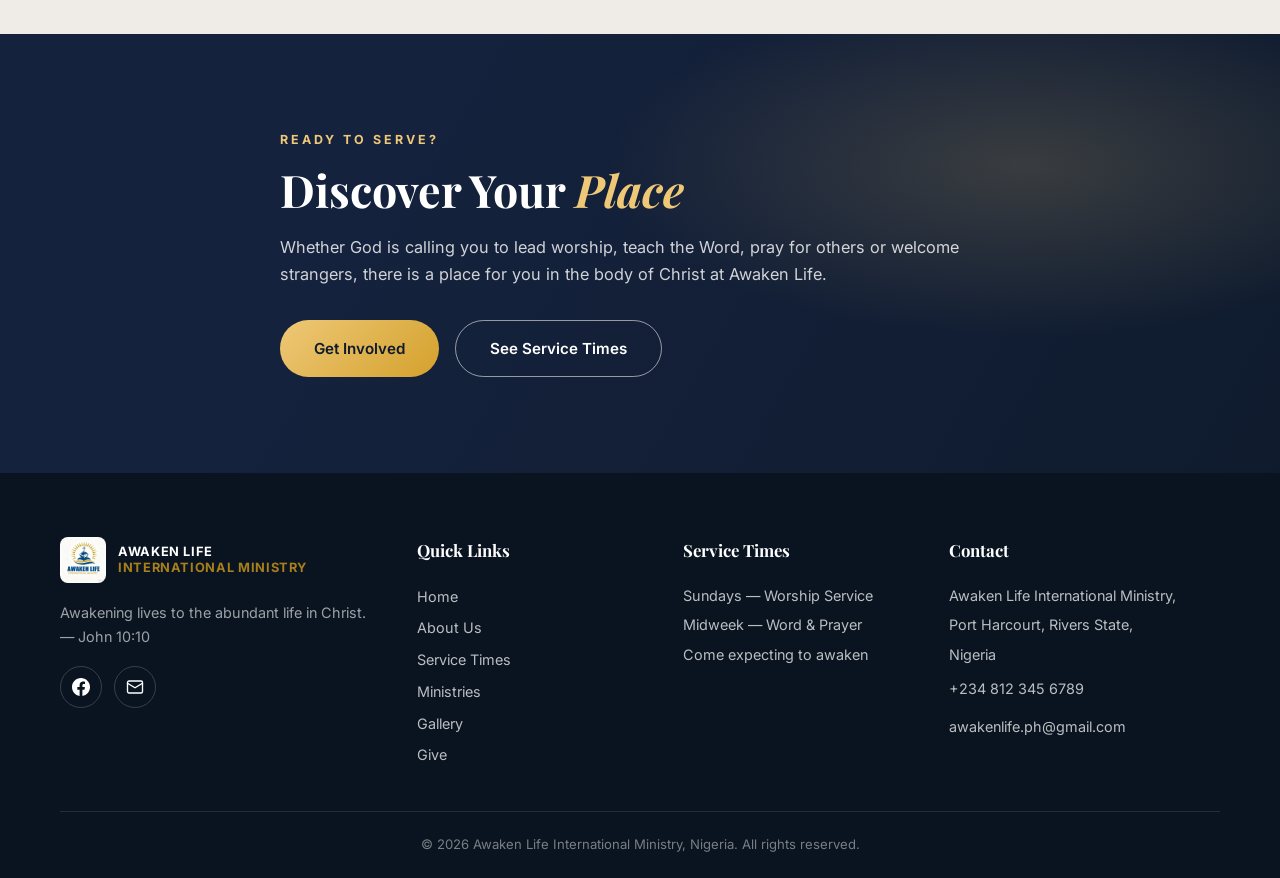
<file: ministries.html>
<!DOCTYPE html>
<html lang="en">
<head>
  <meta charset="UTF-8" />
  <meta name="viewport" content="width=device-width, initial-scale=1.0" />
  <title>Ministries | Awaken Life International Ministry</title>
  <meta name="description" content="Explore the ministries of Awaken Life International Ministry, Port Harcourt — worship, word, fellowships, prayer, children & youth, and outreach." />
  <meta name="theme-color" content="#0f1b2d" />
  <link rel="manifest" href="manifest.webmanifest" />
  <link rel="icon" type="image/x-icon" href="favicon.ico" />
  <link rel="apple-touch-icon" href="icons/icon-180.png" />
  <link rel="preconnect" href="https://fonts.googleapis.com" />
  <link rel="preconnect" href="https://fonts.gstatic.com" crossorigin />
  <link href="https://fonts.googleapis.com/css2?family=Playfair+Display:ital,wght@0,500;0,700;1,500&family=Inter:wght@300;400;500;600;700&display=swap" rel="stylesheet" />
  <link rel="stylesheet" href="css/styles.css" />
</head>
<body>

  <!-- Top bar -->
  <div class="topbar">
    <div class="container topbar-inner">
      <div class="topbar-item">
        <svg viewBox="0 0 24 24" fill="none" stroke="currentColor" stroke-width="2" stroke-linecap="round" stroke-linejoin="round"><path d="M20 10c0 6-8 12-8 12s-8-6-8-12a8 8 0 0 1 16 0Z"/><circle cx="12" cy="10" r="3"/></svg>
        <span>Port Harcourt, Rivers State, Nigeria</span>
      </div>
      <div class="topbar-item">
        <svg viewBox="0 0 24 24" fill="none" stroke="currentColor" stroke-width="2" stroke-linecap="round" stroke-linejoin="round"><path d="M22 16.92v3a2 2 0 0 1-2.18 2 19.79 19.79 0 0 1-8.63-3.07 19.5 19.5 0 0 1-6-6 19.79 19.79 0 0 1-3.07-8.67A2 2 0 0 1 4.11 2h3a2 2 0 0 1 2 1.72 12.84 12.84 0 0 0 .7 2.81 2 2 0 0 1-.45 2.11L8.09 9.91a16 16 0 0 0 6 6l1.27-1.27a2 2 0 0 1 2.11-.45 12.84 12.84 0 0 0 2.81.7A2 2 0 0 1 22 16.92z"/></svg>
        <span><a href="tel:+2348123456789">+234 812 345 6789</a></span>
      </div>
      <a class="topbar-item topbar-link" href="https://www.facebook.com/brownsonvictor/" target="_blank" rel="noopener">
        <svg viewBox="0 0 24 24" fill="currentColor"><path d="M24 12.07C24 5.41 18.63 0 12 0S0 5.41 0 12.07C0 18.1 4.39 23.09 10.13 24v-8.44H7.08v-3.49h3.05V9.41c0-3.02 1.79-4.69 4.53-4.69 1.31 0 2.68.24 2.68.24v2.97h-1.51c-1.49 0-1.96.93-1.96 1.89v2.25h3.33l-.53 3.49h-2.8V24C19.61 23.09 24 18.1 24 12.07z"/></svg>
        <span>Follow us on Facebook</span>
      </a>
    </div>
  </div>

  <!-- Navigation -->
  <header class="nav" id="nav">
    <div class="container nav-inner">
      <a href="index.html" class="brand">
        <span class="brand-mark"><img src="img/logo.png" alt="Awaken Life International Ministry" /></span>
        <span class="brand-text">Awaken Life<br /><em>International Ministry</em></span>
      </a>
      <nav class="nav-links" id="navLinks">
        <a href="index.html">Home</a>
        <a href="about.html">About</a>
        <a href="services.html">Services</a>
        <a href="ministries.html">Ministries</a>
        <a href="gallery.html">Gallery</a>
        <a href="give.html">Give</a>
        <a href="contact.html">Contact</a>
        <a href="contact.html" class="btn btn-primary nav-cta">Plan a Visit</a>
      </nav>
      <button class="nav-toggle" id="navToggle" aria-label="Toggle navigation" aria-expanded="false">
        <span></span><span></span><span></span>
      </button>
    </div>
  </header>

  <!-- Page hero -->
  <section class="page-hero">
    <div class="hero-rays" aria-hidden="true"></div>
    <div class="container page-hero-inner">
      <p class="page-eyebrow reveal">Get Involved</p>
      <h1 class="page-title reveal">Our <em>Ministries</em></h1>
      <p class="page-crumb reveal"><a href="index.html">Home</a> / Ministries</p>
    </div>
  </section>

  <!-- Ministries -->
  <section class="ministries section" style="background: linear-gradient(180deg, var(--paper), #efece7);">
    <div class="container">
      <div class="section-head center">
        <p class="section-eyebrow reveal">There Is a Place for You</p>
        <h2 class="section-title reveal">Serve, Grow, and <em>Belong</em></h2>
        <p class="section-sub reveal">Every believer has a gift and a place in the body of Christ. Find yours.</p>
      </div>
      <div class="ministries-grid">
        <article class="ministry reveal" style="background: var(--midnight-2);">
          <span class="ministry-icon">
            <svg viewBox="0 0 24 24" fill="none" stroke="currentColor" stroke-width="2" stroke-linecap="round" stroke-linejoin="round"><path d="M12 21s-8-4.5-8-11a4 4 0 0 1 8-1 4 4 0 0 1 8 1c0 6.5-8 11-8 11Z"/></svg>
          </span>
          <h3>Worship &amp; Music</h3>
          <p>The worship team leads the church into God's presence through instruments, vocals and media each service.</p>
        </article>
        <article class="ministry reveal" style="background: var(--midnight-2);">
          <span class="ministry-icon">
            <svg viewBox="0 0 24 24" fill="none" stroke="currentColor" stroke-width="2" stroke-linecap="round" stroke-linejoin="round"><path d="M4 19.5A2.5 2.5 0 0 1 6.5 17H20V2H6.5A2.5 2.5 0 0 0 4 4.5v15z"/><path d="M4 19.5A2.5 2.5 0 0 0 6.5 22H20v-5"/></svg>
          </span>
          <h3>Word &amp; Bible Study</h3>
          <p>Teachers and leaders who make the Word practical, awakening understanding and faith in every believer.</p>
        </article>
        <article class="ministry reveal" style="background: var(--midnight-2);">
          <span class="ministry-icon">
            <svg viewBox="0 0 24 24" fill="none" stroke="currentColor" stroke-width="2" stroke-linecap="round" stroke-linejoin="round"><path d="M17 21v-2a4 4 0 0 0-4-4H5a4 4 0 0 0-4 4v2"/><circle cx="9" cy="7" r="4"/><path d="M23 21v-2a4 4 0 0 0-3-3.87"/><path d="M16 3.13a4 4 0 0 1 0 7.75"/></svg>
          </span>
          <h3>Men's &amp; Women's Fellowship</h3>
          <p>Dedicated gatherings where men and women grow in godliness, purpose and mentorship together.</p>
        </article>
        <article class="ministry reveal" style="background: var(--midnight-2);">
          <span class="ministry-icon">
            <svg viewBox="0 0 24 24" fill="none" stroke="currentColor" stroke-width="2" stroke-linecap="round" stroke-linejoin="round"><path d="M12 2 2 7l10 5 10-5-10-5Z"/><path d="M2 17l10 5 10-5"/><path d="M2 12l10 5 10-5"/></svg>
          </span>
          <h3>Children &amp; Youth Ministry</h3>
          <p>Age-appropriate teaching and fun that shape the next generation of world-changers for God's kingdom.</p>
        </article>
        <article class="ministry reveal" style="background: var(--midnight-2);">
          <span class="ministry-icon">
            <svg viewBox="0 0 24 24" fill="none" stroke="currentColor" stroke-width="2" stroke-linecap="round" stroke-linejoin="round"><path d="M21 11.5a8.38 8.38 0 0 1-8.5 8.5 8.5 8.5 0 0 1-3.8-.9L3 21l1.9-5.7a8.38 8.38 0 0 1-.9-3.8 8.5 8.5 0 0 1 8.5-8.5 8.38 8.38 0 0 1 8.5 8.5Z"/></svg>
          </span>
          <h3>Prayer &amp; Intercession</h3>
          <p>Intercessors who stand in the gap through fervent corporate and personal prayer for breakthrough.</p>
        </article>
        <article class="ministry reveal" style="background: var(--midnight-2);">
          <span class="ministry-icon">
            <svg viewBox="0 0 24 24" fill="none" stroke="currentColor" stroke-width="2" stroke-linecap="round" stroke-linejoin="round"><circle cx="12" cy="12" r="10"/><circle cx="12" cy="12" r="6"/><circle cx="12" cy="12" r="2"/></svg>
          </span>
          <h3>Outreach &amp; Evangelism</h3>
          <p>Taking the message of abundant life beyond our walls — to the streets, schools, hospitals and nations.</p>
        </article>
        <article class="ministry reveal" style="background: var(--midnight-2);">
          <span class="ministry-icon">
            <svg viewBox="0 0 24 24" fill="none" stroke="currentColor" stroke-width="2" stroke-linecap="round" stroke-linejoin="round"><path d="M20.59 13.41 12 22l-8.59-8.59a2 2 0 1 1 2.83-2.83L12 16.34l5.76-5.76a2 2 0 1 1 2.83 2.83Z"/><path d="M20 2H4a2 2 0 0 0-2 2v2a2 2 0 0 0 2 2h16a2 2 0 0 0 2-2V4a2 2 0 0 0-2-2Z"/></svg>
          </span>
          <h3>Hospitality &amp; Ushering</h3>
          <p>A warm welcome for every guest — first-timers and returning friends alike feel at home at Awaken Life.</p>
        </article>
        <article class="ministry reveal" style="background: var(--midnight-2);">
          <span class="ministry-icon">
            <svg viewBox="0 0 24 24" fill="none" stroke="currentColor" stroke-width="2" stroke-linecap="round" stroke-linejoin="round"><path d="M2 20h20"/><path d="M4 20V8h16v12"/><path d="M8 20v-4h2v4"/><path d="M13 20v-7h2v7"/><path d="M18 20v-9h2v9"/></svg>
          </span>
          <h3>Media &amp; Technology</h3>
          <p>Sound, visuals and online broadcast that carry the awakening Gospel to those who cannot be with us.</p>
        </article>
        <article class="ministry reveal" style="background: var(--midnight-2);">
          <span class="ministry-icon">
            <svg viewBox="0 0 24 24" fill="none" stroke="currentColor" stroke-width="2" stroke-linecap="round" stroke-linejoin="round"><path d="M17 21v-2a4 4 0 0 0-4-4H5a4 4 0 0 0-4 4v2"/><circle cx="9" cy="7" r="4"/><path d="M23 21v-2a4 4 0 0 0-3-3.87"/><path d="M16 3.13a4 4 0 0 1 0 7.75"/></svg>
          </span>
          <h3>Welfare &amp; Community Care</h3>
          <p>Practical support for widows, families and those in need — the love of Christ shown in action.</p>
        </article>
      </div>
    </div>
  </section>

  <!-- Engage -->
  <section class="give section">
    <div class="give-glow" aria-hidden="true"></div>
    <div class="container give-inner">
      <p class="section-eyebrow reveal">Ready to Serve?</p>
      <h2 class="section-title light reveal">Discover Your <em>Place</em></h2>
      <p class="give-copy reveal">
        Whether God is calling you to lead worship, teach the Word, pray for others or welcome
        strangers, there is a place for you in the body of Christ at Awaken Life.
      </p>
      <div class="hero-actions reveal">
        <a href="contact.html" class="btn btn-primary btn-lg">Get Involved</a>
        <a href="services.html" class="btn btn-ghost btn-lg">See Service Times</a>
      </div>
    </div>
  </section>

  <!-- Footer -->
  <footer class="footer">
    <div class="container footer-grid">
      <div class="footer-brand">
        <a href="index.html" class="brand">
          <span class="brand-mark"><img src="img/logo.png" alt="Awaken Life International Ministry" /></span>
          <span class="brand-text">Awaken Life<br /><em>International Ministry</em></span>
        </a>
        <p>Awakening lives to the abundant life in Christ. — John 10:10</p>
        <div class="footer-social">
          <a href="https://www.facebook.com/brownsonvictor/" target="_blank" rel="noopener" aria-label="Facebook">
            <svg viewBox="0 0 24 24" fill="currentColor"><path d="M24 12.07C24 5.41 18.63 0 12 0S0 5.41 0 12.07C0 18.1 4.39 23.09 10.13 24v-8.44H7.08v-3.49h3.05V9.41c0-3.02 1.79-4.69 4.53-4.69 1.31 0 2.68.24 2.68.24v2.97h-1.51c-1.49 0-1.96.93-1.96 1.89v2.25h3.33l-.53 3.49h-2.8V24C19.61 23.09 24 18.1 24 12.07z"/></svg>
          </a>
          <a href="contact.html" aria-label="Contact">
            <svg viewBox="0 0 24 24" fill="none" stroke="currentColor" stroke-width="1.8" stroke-linecap="round" stroke-linejoin="round"><rect x="2" y="4" width="20" height="16" rx="2"/><path d="m22 7-10 6L2 7"/></svg>
          </a>
        </div>
      </div>
      <div class="footer-col">
        <h4>Quick Links</h4>
        <a href="index.html">Home</a>
        <a href="about.html">About Us</a>
        <a href="services.html">Service Times</a>
        <a href="ministries.html">Ministries</a>
        <a href="gallery.html">Gallery</a>
        <a href="give.html">Give</a>
      </div>
      <div class="footer-col">
        <h4>Service Times</h4>
        <p>Sundays — Worship Service</p>
        <p>Midweek — Word &amp; Prayer</p>
        <p>Come expecting to awaken</p>
      </div>
      <div class="footer-col">
        <h4>Contact</h4>
        <p>Awaken Life International Ministry,</p>
        <p>Port Harcourt, Rivers State,</p>
        <p>Nigeria</p>
        <p><a href="tel:+2348123456789">+234 812 345 6789</a></p>
        <p><a href="mailto:awakenlife.ph@gmail.com">awakenlife.ph@gmail.com</a></p>
      </div>
    </div>
    <div class="container footer-bottom">
      <p>© <span id="year"></span> Awaken Life International Ministry, Nigeria. All rights reserved.</p>
    </div>
  </footer>

  <script src="js/main.js"></script>
</body>
</html>
</file>
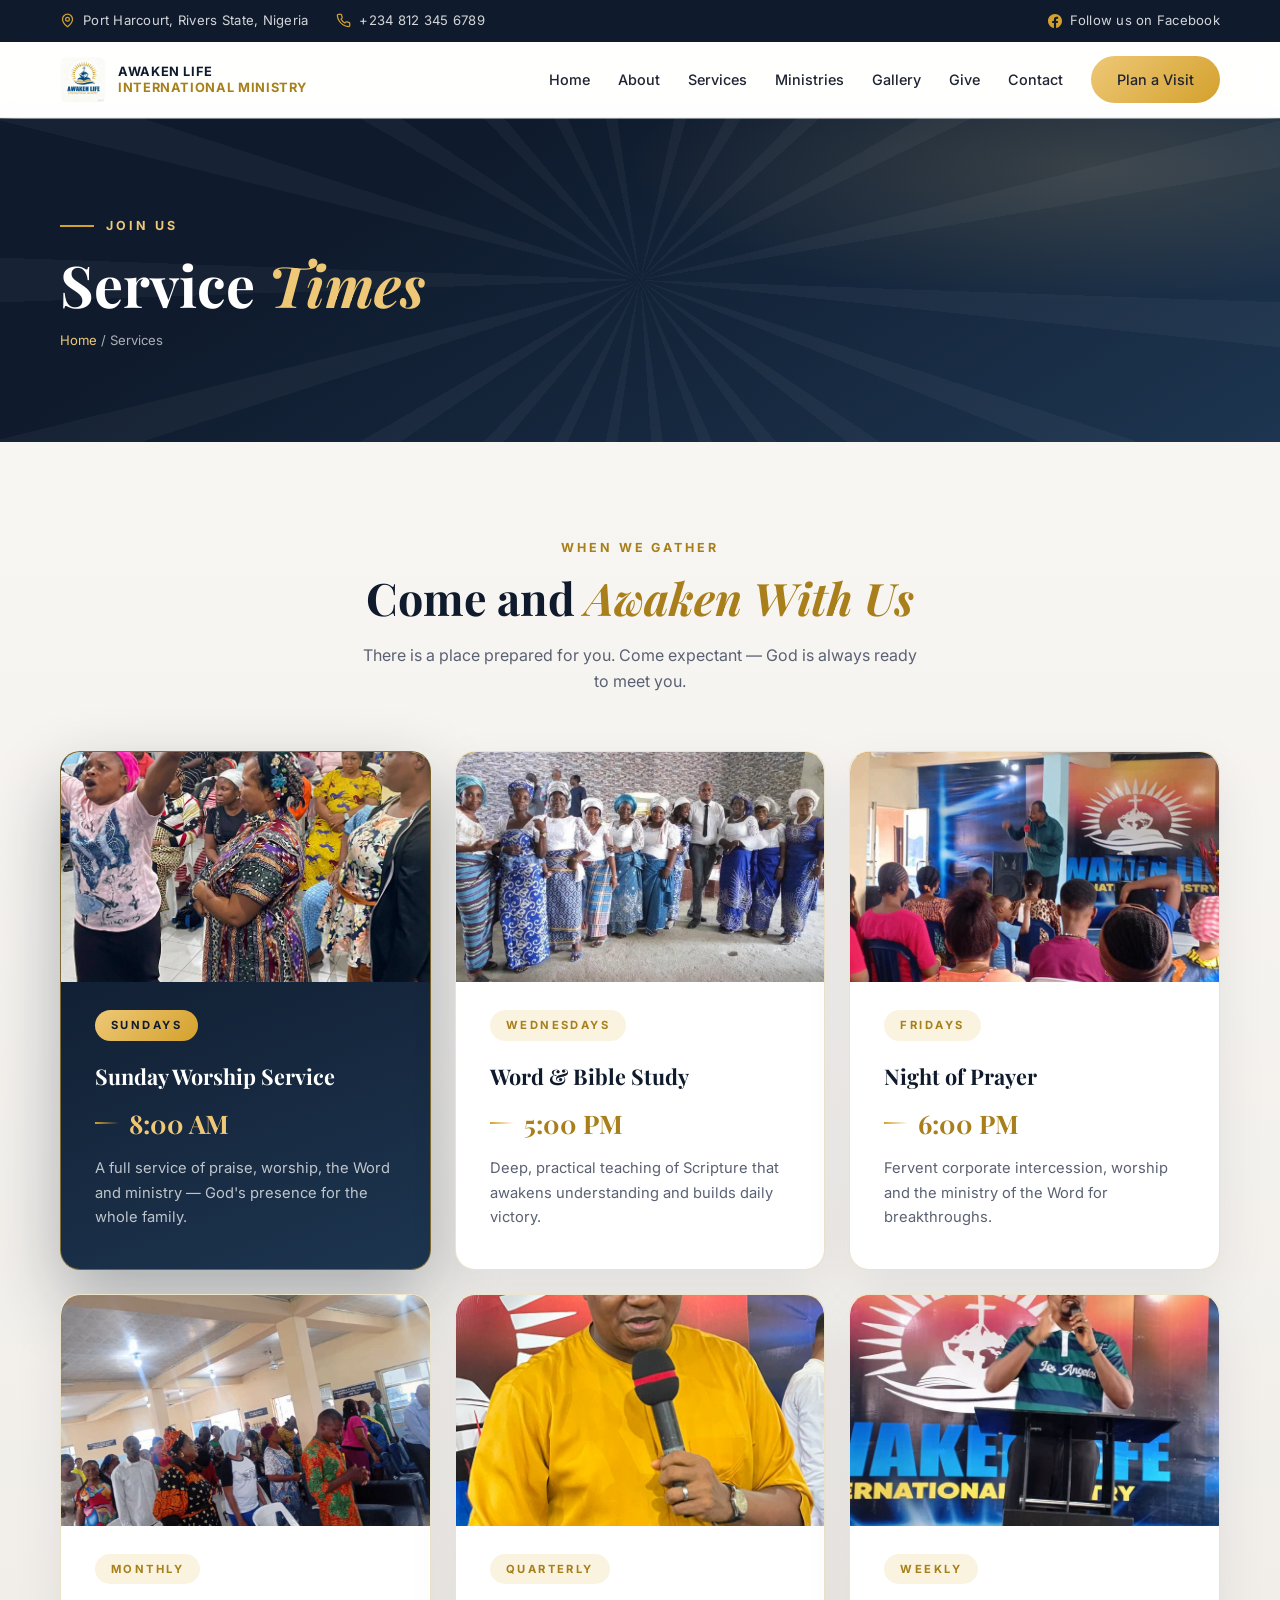
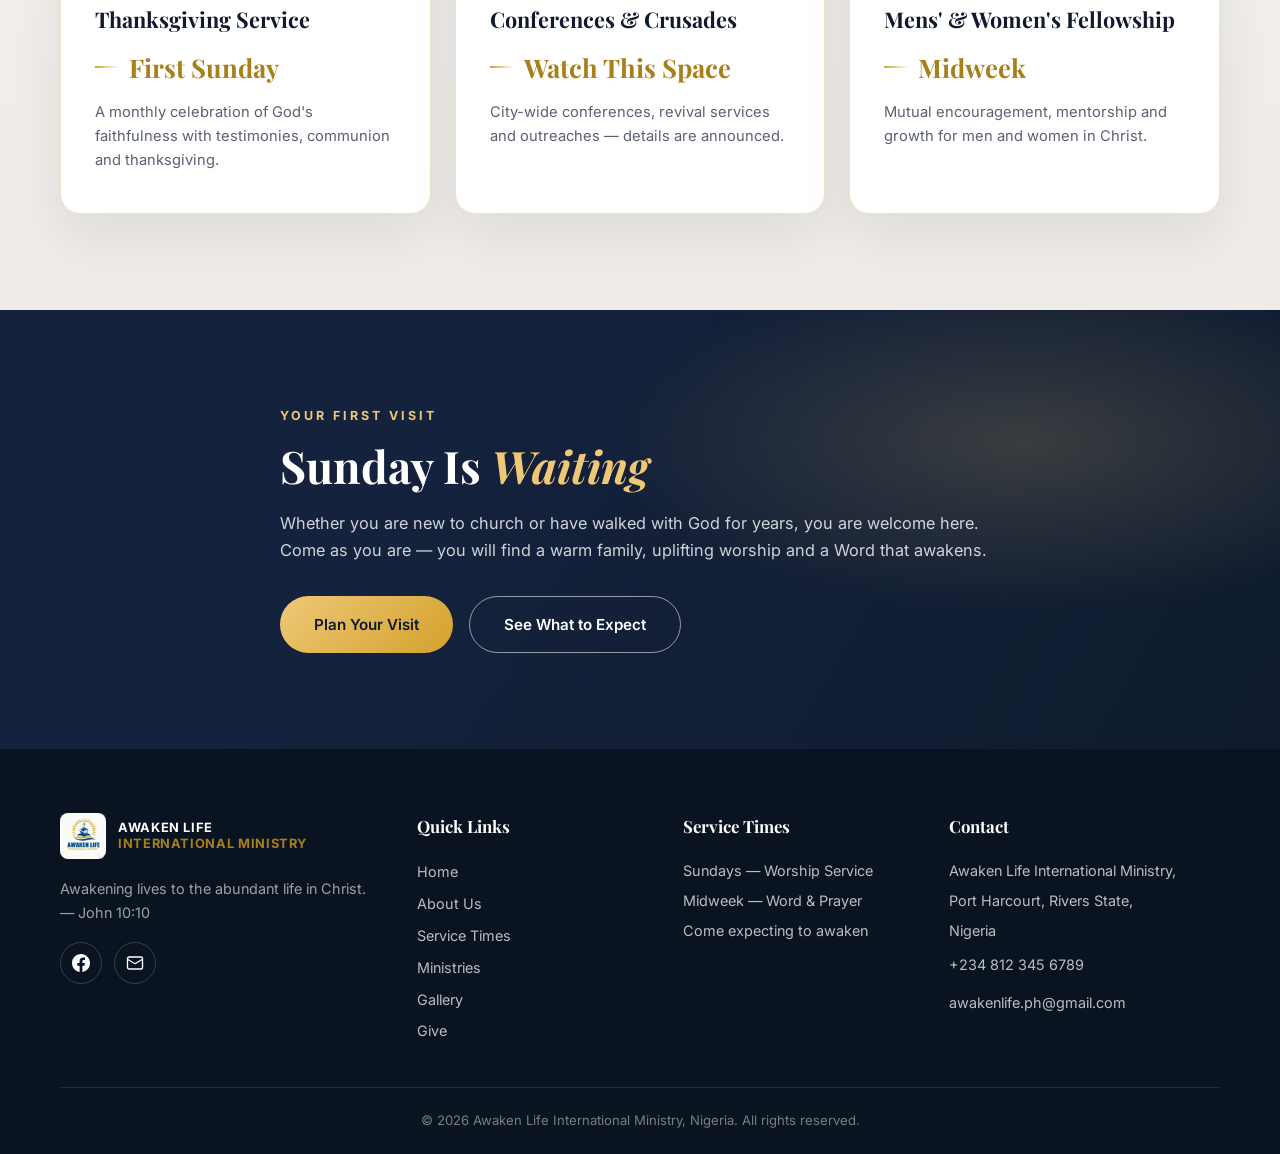
<file: services.html>
<!DOCTYPE html>
<html lang="en">
<head>
  <meta charset="UTF-8" />
  <meta name="viewport" content="width=device-width, initial-scale=1.0" />
  <title>Service Times | Awaken Life International Ministry</title>
  <meta name="description" content="Service times at Awaken Life International Ministry, Port Harcourt — Sunday worship, midweek word & prayer, and special programmes." />
  <meta name="theme-color" content="#0f1b2d" />
  <link rel="manifest" href="manifest.webmanifest" />
  <link rel="icon" type="image/x-icon" href="favicon.ico" />
  <link rel="apple-touch-icon" href="icons/icon-180.png" />
  <link rel="preconnect" href="https://fonts.googleapis.com" />
  <link rel="preconnect" href="https://fonts.gstatic.com" crossorigin />
  <link href="https://fonts.googleapis.com/css2?family=Playfair+Display:ital,wght@0,500;0,700;1,500&family=Inter:wght@300;400;500;600;700&display=swap" rel="stylesheet" />
  <link rel="stylesheet" href="css/styles.css" />
</head>
<body>

  <!-- Top bar -->
  <div class="topbar">
    <div class="container topbar-inner">
      <div class="topbar-item">
        <svg viewBox="0 0 24 24" fill="none" stroke="currentColor" stroke-width="2" stroke-linecap="round" stroke-linejoin="round"><path d="M20 10c0 6-8 12-8 12s-8-6-8-12a8 8 0 0 1 16 0Z"/><circle cx="12" cy="10" r="3"/></svg>
        <span>Port Harcourt, Rivers State, Nigeria</span>
      </div>
      <div class="topbar-item">
        <svg viewBox="0 0 24 24" fill="none" stroke="currentColor" stroke-width="2" stroke-linecap="round" stroke-linejoin="round"><path d="M22 16.92v3a2 2 0 0 1-2.18 2 19.79 19.79 0 0 1-8.63-3.07 19.5 19.5 0 0 1-6-6 19.79 19.79 0 0 1-3.07-8.67A2 2 0 0 1 4.11 2h3a2 2 0 0 1 2 1.72 12.84 12.84 0 0 0 .7 2.81 2 2 0 0 1-.45 2.11L8.09 9.91a16 16 0 0 0 6 6l1.27-1.27a2 2 0 0 1 2.11-.45 12.84 12.84 0 0 0 2.81.7A2 2 0 0 1 22 16.92z"/></svg>
        <span><a href="tel:+2348123456789">+234 812 345 6789</a></span>
      </div>
      <a class="topbar-item topbar-link" href="https://www.facebook.com/brownsonvictor/" target="_blank" rel="noopener">
        <svg viewBox="0 0 24 24" fill="currentColor"><path d="M24 12.07C24 5.41 18.63 0 12 0S0 5.41 0 12.07C0 18.1 4.39 23.09 10.13 24v-8.44H7.08v-3.49h3.05V9.41c0-3.02 1.79-4.69 4.53-4.69 1.31 0 2.68.24 2.68.24v2.97h-1.51c-1.49 0-1.96.93-1.96 1.89v2.25h3.33l-.53 3.49h-2.8V24C19.61 23.09 24 18.1 24 12.07z"/></svg>
        <span>Follow us on Facebook</span>
      </a>
    </div>
  </div>

  <!-- Navigation -->
  <header class="nav" id="nav">
    <div class="container nav-inner">
      <a href="index.html" class="brand">
        <span class="brand-mark"><img src="img/logo.png" alt="Awaken Life International Ministry" /></span>
        <span class="brand-text">Awaken Life<br /><em>International Ministry</em></span>
      </a>
      <nav class="nav-links" id="navLinks">
        <a href="index.html">Home</a>
        <a href="about.html">About</a>
        <a href="services.html">Services</a>
        <a href="ministries.html">Ministries</a>
        <a href="gallery.html">Gallery</a>
        <a href="give.html">Give</a>
        <a href="contact.html">Contact</a>
        <a href="contact.html" class="btn btn-primary nav-cta">Plan a Visit</a>
      </nav>
      <button class="nav-toggle" id="navToggle" aria-label="Toggle navigation" aria-expanded="false">
        <span></span><span></span><span></span>
      </button>
    </div>
  </header>

  <!-- Page hero -->
  <section class="page-hero">
    <div class="hero-rays" aria-hidden="true"></div>
    <div class="container page-hero-inner">
      <p class="page-eyebrow reveal">Join Us</p>
      <h1 class="page-title reveal">Service <em>Times</em></h1>
      <p class="page-crumb reveal"><a href="index.html">Home</a> / Services</p>
    </div>
  </section>

  <!-- Services -->
  <section class="services section">
    <div class="container">
      <div class="section-head center">
        <p class="section-eyebrow reveal">When We Gather</p>
        <h2 class="section-title reveal">Come and <em>Awaken With Us</em></h2>
        <p class="section-sub reveal">There is a place prepared for you. Come expectant — God is always ready to meet you.</p>
      </div>
      <div class="services-grid">
        <article class="service-card featured reveal">
          <span class="card-ornament" aria-hidden="true"></span>
          <span class="service-media"><img src="img/worship.jpg" alt="Sunday worship at Awaken Life International Ministry" loading="lazy" /></span>
          <span class="service-day">Sundays</span>
          <h3>Sunday Worship Service</h3>
          <p class="service-time">8:00 AM</p>
          <p class="service-desc">A full service of praise, worship, the Word and ministry — God's presence for the whole family.</p>
        </article>
        <article class="service-card reveal">
          <span class="card-ornament" aria-hidden="true"></span>
          <span class="service-media"><img src="img/gallery-06.jpg" alt="Word and Bible study at Awaken Life International Ministry" loading="lazy" /></span>
          <span class="service-day">Wednesdays</span>
          <h3>Word &amp; Bible Study</h3>
          <p class="service-time">5:00 PM</p>
          <p class="service-desc">Deep, practical teaching of Scripture that awakens understanding and builds daily victory.</p>
        </article>
        <article class="service-card reveal">
          <span class="card-ornament" aria-hidden="true"></span>
          <span class="service-media"><img src="img/community.jpg" alt="Night of prayer at Awaken Life International Ministry" loading="lazy" /></span>
          <span class="service-day">Fridays</span>
          <h3>Night of Prayer</h3>
          <p class="service-time">6:00 PM</p>
          <p class="service-desc">Fervent corporate intercession, worship and the ministry of the Word for breakthroughs.</p>
        </article>
        <article class="service-card reveal">
          <span class="card-ornament" aria-hidden="true"></span>
          <span class="service-media"><img src="img/gallery-04.jpg" alt="Thanksgiving service at Awaken Life International Ministry" loading="lazy" /></span>
          <span class="service-day">Monthly</span>
          <h3>Thanksgiving Service</h3>
          <p class="service-time">First Sunday</p>
          <p class="service-desc">A monthly celebration of God's faithfulness with testimonies, communion and thanksgiving.</p>
        </article>
        <article class="service-card reveal">
          <span class="card-ornament" aria-hidden="true"></span>
          <span class="service-media"><img src="img/gallery-09.jpg" alt="Conference at Awaken Life International Ministry" loading="lazy" /></span>
          <span class="service-day">Quarterly</span>
          <h3>Conferences &amp; Crusades</h3>
          <p class="service-time">Watch This Space</p>
          <p class="service-desc">City-wide conferences, revival services and outreaches — details are announced.</p>
        </article>
        <article class="service-card reveal">
          <span class="card-ornament" aria-hidden="true"></span>
          <span class="service-media"><img src="img/service.jpg" alt="Fellowship at Awaken Life International Ministry" loading="lazy" /></span>
          <span class="service-day">Weekly</span>
          <h3>Mens' &amp; Women's Fellowship</h3>
          <p class="service-time">Midweek</p>
          <p class="service-desc">Mutual encouragement, mentorship and growth for men and women in Christ.</p>
        </article>
      </div>
    </div>
  </section>

  <!-- Invite -->
  <section class="give section">
    <div class="give-glow" aria-hidden="true"></div>
    <div class="container give-inner">
      <p class="section-eyebrow reveal">Your First Visit</p>
      <h2 class="section-title light reveal">Sunday Is <em>Waiting</em></h2>
      <p class="give-copy reveal">
        Whether you are new to church or have walked with God for years, you are welcome here.
        Come as you are — you will find a warm family, uplifting worship and a Word that awakens.
      </p>
      <div class="hero-actions reveal">
        <a href="contact.html" class="btn btn-primary btn-lg">Plan Your Visit</a>
        <a href="gallery.html" class="btn btn-ghost btn-lg">See What to Expect</a>
      </div>
    </div>
  </section>

  <!-- Footer -->
  <footer class="footer">
    <div class="container footer-grid">
      <div class="footer-brand">
        <a href="index.html" class="brand">
          <span class="brand-mark"><img src="img/logo.png" alt="Awaken Life International Ministry" /></span>
          <span class="brand-text">Awaken Life<br /><em>International Ministry</em></span>
        </a>
        <p>Awakening lives to the abundant life in Christ. — John 10:10</p>
        <div class="footer-social">
          <a href="https://www.facebook.com/brownsonvictor/" target="_blank" rel="noopener" aria-label="Facebook">
            <svg viewBox="0 0 24 24" fill="currentColor"><path d="M24 12.07C24 5.41 18.63 0 12 0S0 5.41 0 12.07C0 18.1 4.39 23.09 10.13 24v-8.44H7.08v-3.49h3.05V9.41c0-3.02 1.79-4.69 4.53-4.69 1.31 0 2.68.24 2.68.24v2.97h-1.51c-1.49 0-1.96.93-1.96 1.89v2.25h3.33l-.53 3.49h-2.8V24C19.61 23.09 24 18.1 24 12.07z"/></svg>
          </a>
          <a href="contact.html" aria-label="Contact">
            <svg viewBox="0 0 24 24" fill="none" stroke="currentColor" stroke-width="1.8" stroke-linecap="round" stroke-linejoin="round"><rect x="2" y="4" width="20" height="16" rx="2"/><path d="m22 7-10 6L2 7"/></svg>
          </a>
        </div>
      </div>
      <div class="footer-col">
        <h4>Quick Links</h4>
        <a href="index.html">Home</a>
        <a href="about.html">About Us</a>
        <a href="services.html">Service Times</a>
        <a href="ministries.html">Ministries</a>
        <a href="gallery.html">Gallery</a>
        <a href="give.html">Give</a>
      </div>
      <div class="footer-col">
        <h4>Service Times</h4>
        <p>Sundays — Worship Service</p>
        <p>Midweek — Word &amp; Prayer</p>
        <p>Come expecting to awaken</p>
      </div>
      <div class="footer-col">
        <h4>Contact</h4>
        <p>Awaken Life International Ministry,</p>
        <p>Port Harcourt, Rivers State,</p>
        <p>Nigeria</p>
        <p><a href="tel:+2348123456789">+234 812 345 6789</a></p>
        <p><a href="mailto:awakenlife.ph@gmail.com">awakenlife.ph@gmail.com</a></p>
      </div>
    </div>
    <div class="container footer-bottom">
      <p>© <span id="year"></span> Awaken Life International Ministry, Nigeria. All rights reserved.</p>
    </div>
  </footer>

  <script src="js/main.js"></script>
</body>
</html>
</file>
<file: css/styles.css>
:root {
  --gold: #d4a12c;
  --gold-light: #eec877;
  --gold-dark: #a87f1a;
  --midnight: #0f1b2d;
  --midnight-2: #15223d;
  --midnight-3: #1d3550;
  --ink: #1f2433;
  --muted: #5a6172;
  --paper: #f8f6f3;
  --white: #ffffff;
  --radius: 14px;
  --shadow: 0 18px 45px rgba(15, 27, 45, 0.12);
  --shadow-lg: 0 30px 70px rgba(15, 27, 45, 0.24);
  --font-serif: 'Playfair Display', Georgia, serif;
  --font-sans: 'Inter', -apple-system, system-ui, 'Segoe UI', sans-serif;
}

* { margin: 0; padding: 0; box-sizing: border-box; }

html { scroll-behavior: smooth; }

body {
  font-family: var(--font-sans);
  color: var(--ink);
  background: var(--paper);
  line-height: 1.65;
  overflow-x: hidden;
}

img { max-width: 100%; display: block; }

a { color: inherit; text-decoration: none; }

.container { width: min(1160px, 92%); margin: 0 auto; }

.section { padding: 96px 0; }

/* ---------- Top bar ---------- */
.topbar {
  background: var(--midnight);
  color: rgba(255, 255, 255, 0.82);
  font-size: 0.82rem;
  letter-spacing: 0.02em;
}
.topbar-inner { display: flex; align-items: center; gap: 28px; padding: 10px 0; }
.topbar-item { display: flex; align-items: center; gap: 8px; }
.topbar-item svg { width: 15px; height: 15px; color: var(--gold); flex: none; }
.topbar-link { margin-left: auto; transition: color .2s; }
.topbar-link:hover { color: var(--gold-light); }
.topbar-link svg { width: 14px; height: 14px; }

/* ---------- Navigation ---------- */
.nav {
  position: sticky;
  top: 0;
  z-index: 100;
  background: rgba(255, 255, 255, 0.92);
  backdrop-filter: blur(12px);
  border-bottom: 1px solid rgba(15, 27, 45, 0.06);
  transition: box-shadow .25s;
}
.nav.scrolled { box-shadow: 0 10px 30px rgba(15, 27, 45, 0.1); }
.nav-inner { display: flex; align-items: center; justify-content: space-between; padding: 14px 0; }

.brand { display: flex; align-items: center; gap: 12px; }
.brand-mark {
  width: 46px; height: 46px; flex: none;
  display: flex; align-items: center; justify-content: center;
  overflow: hidden;
  border-radius: 8px;
  background: transparent;
}
.brand-mark img { width: 100%; height: 100%; object-fit: contain; }
.brand-text { font-weight: 700; font-size: 0.8rem; line-height: 1.25; text-transform: uppercase; letter-spacing: 0.05em; color: var(--midnight); }
.brand-text em { color: var(--gold-dark); font-style: normal; }

.nav-links { display: flex; align-items: center; gap: 28px; }
.nav-links a { font-size: 0.9rem; font-weight: 500; color: var(--ink); position: relative; transition: color .2s; }
.nav-links a:not(.nav-cta)::after {
  content: ''; position: absolute; left: 0; bottom: -6px;
  width: 0; height: 2px; background: var(--gold);
  transition: width .25s;
}
.nav-links a:not(.nav-cta):hover::after { width: 100%; }
.nav-links a:hover { color: var(--gold-dark); }
.nav-cta { padding: 10px 22px; }

.nav-toggle { display: none; flex-direction: column; gap: 5px; background: none; border: 0; cursor: pointer; padding: 8px; }
.nav-toggle span { width: 26px; height: 2.5px; background: var(--midnight); border-radius: 2px; transition: transform .3s, opacity .3s; }
.nav-toggle.open span:nth-child(1) { transform: translateY(7.5px) rotate(45deg); }
.nav-toggle.open span:nth-child(2) { opacity: 0; }
.nav-toggle.open span:nth-child(3) { transform: translateY(-7.5px) rotate(-45deg); }

/* ---------- Page hero (internal pages) ---------- */
.page-hero {
  position: relative;
  padding: 90px 0;
  color: var(--white);
  overflow: hidden;
  background:
    radial-gradient(60% 70% at 85% 15%, rgba(238, 200, 119, 0.16), transparent 60%),
    linear-gradient(150deg, var(--midnight) 30%, var(--midnight-3));
}
.page-hero .hero-rays {
  position: absolute; inset: -40% -20%;
  background: repeating-conic-gradient(from 0deg at 50% 50%, transparent 0deg 12deg, rgba(255, 255, 255, 0.035) 12deg 16deg);
  animation: rays 60s linear infinite;
  pointer-events: none;
}
.page-hero-inner { position: relative; z-index: 2; }
.page-eyebrow {
  display: inline-flex; align-items: center; gap: 12px;
  font-size: 0.78rem; font-weight: 700; letter-spacing: 0.24em; text-transform: uppercase;
  color: var(--gold-light); margin-bottom: 16px;
}
.page-eyebrow::before { content: ''; width: 34px; height: 2px; background: var(--gold); }
.page-title {
  font-family: var(--font-serif); font-weight: 700;
  font-size: clamp(2.2rem, 5vw, 3.6rem);
  line-height: 1.1; margin-bottom: 14px;
}
.page-title em { color: var(--gold-light); font-style: italic; }
.page-crumb { font-size: 0.82rem; color: rgba(255, 255, 255, 0.65); }
.page-crumb a { color: var(--gold-light); }

/* ---------- Buttons ---------- */
.btn {
  display: inline-flex; align-items: center; justify-content: center; gap: 8px;
  font-family: var(--font-sans); font-weight: 600; font-size: 0.9rem;
  padding: 12px 26px; border-radius: 999px; border: 0; cursor: pointer;
  transition: transform .2s, box-shadow .2s, background .2s, color .2s;
}
.btn-lg { padding: 15px 34px; font-size: 0.95rem; }
.btn-primary {
  background: linear-gradient(135deg, var(--gold-light), var(--gold));
  color: var(--midnight);
}
.btn-primary:hover { transform: translateY(-2px); box-shadow: 0 12px 28px rgba(212, 161, 44, 0.4); }
.btn-ghost { background: transparent; color: var(--white); border: 1.5px solid rgba(255, 255, 255, 0.55); }
.btn-ghost:hover { background: rgba(255, 255, 255, 0.12); border-color: var(--white); }
.btn-outline-dark {
  background: transparent; color: var(--midnight);
  border: 1.5px solid rgba(15, 27, 45, 0.25);
}
.btn-outline-dark:hover { border-color: var(--midnight); transform: translateY(-2px); }

/* ---------- Hero ---------- */
.hero {
  position: relative;
  min-height: 92vh;
  display: flex; flex-direction: column;
  justify-content: center;
  color: var(--white);
  overflow: hidden;
  background:
    radial-gradient(60% 50% at 80% 10%, rgba(238, 200, 119, 0.16), transparent 60%),
    radial-gradient(70% 80% at 15% 90%, rgba(212, 161, 44, 0.1), transparent 55%),
    linear-gradient(150deg, var(--midnight) 30%, var(--midnight-3));
}
.hero::before {
  content: '';
  position: absolute; inset: 0; z-index: 0;
  background: url('../img/community.jpg') center/cover no-repeat;
  opacity: 0.25;
  filter: blur(2px) saturate(1.05);
  pointer-events: none;
}
.hero-grid {
  display: grid;
  grid-template-columns: minmax(0, 1fr) minmax(0, 1fr);
  width: 100%;
  min-height: calc(92vh - 120px);
  align-items: stretch;
}
.hero-media {
  position: relative;
  min-height: 100%;
  height: 100%;
  border-radius: 0 0 36px 0;
  overflow: hidden;
  box-shadow: var(--shadow-lg);
  display: flex;
}
.hero-media::before {
  content: '';
  position: absolute; inset: 10px; z-index: 1;
  border: 2px dashed rgba(255, 255, 255, 0.5);
  border-radius: 18px;
  pointer-events: none;
}
.hero-media::after {
  content: '';
  position: absolute; inset: 0; z-index: 1;
  background: linear-gradient(180deg, rgba(238, 200, 119, 0.1) 0%, rgba(15, 27, 45, 0.25) 100%);
  pointer-events: none;
}
.hero-media img {
  width: 100%; height: 100%;
  object-fit: cover;
  object-position: center top;
}
.hero-rays {
  position: absolute; inset: -40% -20%; z-index: 0;
  background: repeating-conic-gradient(from 0deg at 50% 50%, transparent 0deg 12deg, rgba(255, 255, 255, 0.035) 12deg 16deg);
  animation: rays 60s linear infinite;
  pointer-events: none;
}
@keyframes rays { to { transform: rotate(360deg); } }
.hero-glow {
  position: absolute; inset: 0; z-index: 0;
  background: radial-gradient(50% 40% at 85% 25%, rgba(255, 240, 200, 0.14), transparent 70%);
  pointer-events: none;
}
.hero-content { position: relative; z-index: 2; display: flex; flex-direction: column; justify-content: center; padding: 60px clamp(8px, 2vw, 24px); }
.hero-eyebrow {
  display: inline-flex; align-items: center; gap: 12px;
  font-size: 0.78rem; font-weight: 700; letter-spacing: 0.24em; text-transform: uppercase;
  color: var(--gold-light); margin-bottom: 22px;
}
.hero-eyebrow::before { content: ''; width: 34px; height: 2px; background: var(--gold); }
.hero-title {
  font-family: var(--font-serif); font-weight: 700;
  font-size: clamp(2.5rem, 6vw, 4.6rem);
  line-height: 1.08; margin-bottom: 26px;
}
.hero-title em { color: var(--gold-light); font-style: italic; }
.hero-scripture {
  font-family: var(--font-serif); font-style: italic;
  font-size: clamp(1.05rem, 2.2vw, 1.35rem);
  color: rgba(255, 255, 255, 0.9);
  max-width: 660px; margin-bottom: 10px;
}
.hero-reference {
  font-size: 0.85rem; letter-spacing: 0.18em; text-transform: uppercase;
  color: var(--gold-light); margin-bottom: 38px;
}
.hero-pastor {
  font-family: var(--font-serif); font-style: italic;
  font-size: clamp(0.95rem, 1.8vw, 1.15rem);
  color: rgba(255, 255, 255, 0.75);
  margin-bottom: 38px;
}
.hero-actions { display: flex; gap: 16px; flex-wrap: wrap; }
.install-hint {
  margin-top: 18px;
  font-size: 0.85rem;
  color: rgba(255, 255, 255, 0.7);
  max-width: 460px;
}

/* ---------- Hero ticker ---------- */
.hero-ticker {
  position: relative; z-index: 2;
  padding-bottom: 56px;
  display: grid; grid-template-columns: repeat(3, 1fr); gap: 18px;
}
.ticker-card {
  display: flex; align-items: center; gap: 14px;
  background: rgba(255, 255, 255, 0.08);
  border: 1px solid rgba(255, 255, 255, 0.16);
  backdrop-filter: blur(14px);
  border-radius: var(--radius);
  padding: 18px 20px;
  transition: transform .25s, background .25s;
}
.ticker-card:hover { transform: translateY(-4px); background: rgba(255, 255, 255, 0.14); }
.ticker-icon {
  width: 44px; height: 44px; flex: none;
  display: grid; place-items: center;
  background: linear-gradient(135deg, var(--gold-light), var(--gold));
  color: var(--midnight); border-radius: 12px;
}
.ticker-icon svg { width: 22px; height: 22px; }
.ticker-card strong { display: block; font-size: 0.92rem; }
.ticker-card span { font-size: 0.82rem; color: rgba(255, 255, 255, 0.75); }

/* ---------- Section headings ---------- */
.section-eyebrow {
  font-size: 0.78rem; font-weight: 700; letter-spacing: 0.24em; text-transform: uppercase;
  color: var(--gold-dark); margin-bottom: 14px;
}
.section-title {
  font-family: var(--font-serif); font-weight: 700; font-size: clamp(2rem, 4vw, 2.8rem);
  line-height: 1.15; margin-bottom: 18px; color: var(--midnight);
}
.section-title em { color: var(--gold-dark); font-style: italic; }
.section-title.light { color: var(--white); }
.section-title.light em { color: var(--gold-light); }
.section-sub { color: var(--muted); max-width: 560px; }
.section-sub.light { color: rgba(255, 255, 255, 0.65); }
.section-head.center { text-align: center; margin-bottom: 56px; }
.section-head.center .section-sub { margin: 0 auto; }

/* ---------- About / Mandate ---------- */
.about { background: var(--white); }
.about-grid { display: grid; grid-template-columns: 0.95fr 1.05fr; gap: 64px; align-items: center; }
.about-visual {
  position: relative;
  min-height: 480px;
  border-radius: var(--radius);
  box-shadow: var(--shadow-lg);
  display: flex; align-items: center; justify-content: center;
  overflow: hidden;
}
.about-visual > img {
  position: absolute; inset: 0;
  width: 100%; height: 100%;
  object-fit: cover; object-position: center top;
}
.about-visual > img {
  position: absolute; inset: 0;
  width: 100%; height: 100%;
  object-fit: cover; object-position: center top;
}
.about-text strong { color: var(--midnight); }
.about-list { list-style: none; margin: 26px 0 34px; display: grid; gap: 14px; }
.about-list li { display: flex; align-items: center; gap: 12px; font-weight: 500; }
.about-list span { color: var(--gold); font-size: 1rem; }
.about-text .btn { margin-top: 6px; }

.about-pastor {
  background: var(--midnight);
  color: var(--white);
  border-radius: var(--radius);
  padding: 28px 26px;
  margin-top: 10px;
}
.about-pastor .section-eyebrow { color: var(--gold-light); margin-bottom: 6px; }
.about-pastor h3 {
  font-family: var(--font-serif);
  font-size: 1.35rem;
  margin-bottom: 8px;
}
.about-pastor p { color: rgba(255,255,255,0.75); margin-bottom: 0; }

/* ---------- Values ---------- */
.values { background: linear-gradient(180deg, var(--paper), #efece7); }
.values-grid { display: grid; grid-template-columns: repeat(3, 1fr); gap: 24px; }
.value-card {
  background: var(--white); border-radius: 16px;
  padding: 34px 30px; box-shadow: var(--shadow);
  border-bottom: 4px solid var(--gold);
  transition: transform .25s, box-shadow .25s;
}
.value-card:hover { transform: translateY(-6px); box-shadow: var(--shadow-lg); }
.value-icon {
  width: 52px; height: 52px; display: grid; place-items: center;
  background: linear-gradient(135deg, var(--gold-light), var(--gold));
  color: var(--midnight); border-radius: 14px; margin-bottom: 18px;
}
.value-icon svg { width: 26px; height: 26px; }
.value-card h3 { font-family: var(--font-serif); color: var(--midnight); font-size: 1.15rem; margin-bottom: 10px; }
.value-card p { color: var(--muted); font-size: 0.92rem; }

/* ---------- Services ---------- */
.services { background: linear-gradient(180deg, var(--paper), #efece7); }
.services-grid { display: grid; grid-template-columns: repeat(3, 1fr); gap: 24px; }
.service-card {
  position: relative;
  background: var(--white); border-radius: 20px;
  padding: 40px 34px;
  border: 1px solid rgba(168, 127, 26, 0.22);
  box-shadow: 0 20px 50px rgba(15, 27, 45, 0.08);
  transition: transform .3s, box-shadow .3s;
  overflow: hidden;
  text-align: left;
}
.service-card::before {
  content: '';
  position: absolute; inset: 0 0 auto 0; height: 5px;
  background: linear-gradient(90deg, var(--gold), var(--gold-light), var(--gold));
}
.service-card::after {
  content: '';
  position: absolute; right: -60px; top: -60px;
  width: 180px; height: 180px; border-radius: 50%;
  background: radial-gradient(circle, rgba(212, 161, 44, 0.14), transparent 70%);
}
.service-card:hover {
  transform: translateY(-8px);
  box-shadow: 0 34px 70px rgba(15, 27, 45, 0.16);
}
.service-card.featured {
  background: linear-gradient(160deg, var(--midnight) 20%, var(--midnight-3));
  border-color: rgba(212, 161, 44, 0.55);
  transform: translateY(-14px);
  box-shadow: 0 30px 70px rgba(15, 27, 45, 0.32);
  color: var(--white);
}
.service-card.featured::before {
  height: 6px;
  background: linear-gradient(90deg, var(--gold-light), var(--white), var(--gold-light));
}
.service-card.featured::after {
  background: radial-gradient(circle, rgba(238, 200, 119, 0.22), transparent 70%);
}
.service-card.featured:hover { transform: translateY(-18px); box-shadow: 0 40px 80px rgba(15, 27, 45, 0.4); }

.service-media {
  position: relative;
  display: block;
  margin: -40px -34px 28px;
  aspect-ratio: 16 / 10;
  overflow: hidden;
  border-radius: 20px 20px 0 0;
}
.service-media img { width: 100%; height: 100%; object-fit: cover; }

.card-ornament {
  position: absolute; left: 34px; top: 34px;
  width: 44px; height: 44px;
  border: 1.5px solid rgba(212, 161, 44, 0.35);
  border-radius: 50%;
  transform: rotate(45deg);
}
.card-ornament::after {
  content: '';
  position: absolute; inset: 7px;
  border: 1px solid rgba(212, 161, 44, 0.3);
  border-radius: 50%;
}
.card-icon {
  position: relative;
  width: 64px; height: 64px;
  display: grid; place-items: center;
  background: radial-gradient(circle at 30% 30%, var(--gold-light), var(--gold));
  color: var(--midnight);
  border-radius: 16px;
  box-shadow: 0 12px 24px rgba(212, 161, 44, 0.35);
  margin-bottom: 24px;
}
.card-icon svg { width: 30px; height: 30px; }
.service-card.featured .card-icon {
  background: radial-gradient(circle at 30% 30%, #fff6dd, var(--gold-light));
  box-shadow: 0 12px 28px rgba(238, 200, 119, 0.4);
}
.service-day {
  display: inline-block; font-size: 0.7rem; font-weight: 700;
  letter-spacing: 0.22em; text-transform: uppercase;
  color: var(--gold-dark); background: #faf3df;
  border-radius: 999px; padding: 6px 16px; margin-bottom: 18px;
}
.service-card.featured .service-day { color: var(--midnight); background: linear-gradient(135deg, var(--gold-light), var(--gold)); }
.service-card h3 { font-family: var(--font-serif); font-size: 1.35rem; margin-bottom: 8px; color: var(--midnight); }
.service-card.featured h3 { color: var(--white); }
.service-time {
  display: flex; align-items: center; gap: 10px;
  font-family: var(--font-serif); font-size: 1.6rem; font-weight: 700;
  color: var(--gold-dark); margin-bottom: 12px;
}
.service-time::before {
  content: '';
  width: 24px; height: 2px;
  background: linear-gradient(90deg, var(--gold), transparent);
}
.service-card.featured .service-time { color: var(--gold-light); }
.service-desc { color: var(--muted); font-size: 0.92rem; }
.service-card.featured .service-desc { color: rgba(255, 255, 255, 0.72); }

/* ---------- Ministries ---------- */
.ministries { background: var(--midnight); }
.ministries .section-eyebrow { color: var(--gold-light); }
.ministries .section-title { color: var(--white); }
.ministries .section-title em { color: var(--gold-light); }
.ministries .section-sub { color: rgba(255, 255, 255, 0.65); }
.ministries-grid { display: grid; grid-template-columns: repeat(3, 1fr); gap: 24px; }
.ministry {
  background: var(--midnight-2);
  border: 1px solid rgba(255, 255, 255, 0.08);
  border-radius: var(--radius);
  padding: 34px 28px;
  transition: transform .25s, border-color .25s, background .25s;
}
.ministry:hover { transform: translateY(-6px); border-color: var(--gold); background: var(--midnight-3); }
.ministry-icon {
  width: 52px; height: 52px; display: grid; place-items: center;
  background: linear-gradient(135deg, var(--gold-light), var(--gold));
  color: var(--midnight); border-radius: 14px; margin-bottom: 20px;
}
.ministry-icon svg { width: 26px; height: 26px; }
.ministry h3 { font-family: var(--font-serif); color: var(--white); font-size: 1.15rem; margin-bottom: 10px; }
.ministry p { color: rgba(255, 255, 255, 0.6); font-size: 0.92rem; }

/* ---------- Gallery ---------- */
.gallery { background: var(--white); }
.gallery-grid { display: grid; grid-template-columns: repeat(3, 1fr); gap: 20px; grid-auto-flow: dense; }
.gallery-item {
  position: relative; border-radius: var(--radius); overflow: hidden;
  aspect-ratio: 4 / 3; margin: 0; cursor: pointer;
}
.gallery-item img { width: 100%; height: 100%; object-fit: cover; transition: transform .5s; }
.gallery-item:hover img { transform: scale(1.07); }
.gallery-item::after {
  content: '';
  position: absolute; inset: 0;
  background: linear-gradient(180deg, transparent 55%, rgba(15, 27, 45, 0.7));
}
.gallery-item figcaption {
  position: absolute; left: 18px; bottom: 14px; z-index: 2;
  color: var(--white); font-weight: 600;
  font-family: var(--font-serif); font-size: 1.05rem;
}
.gallery-item.tall { grid-row: span 2; aspect-ratio: auto; min-height: 100%; }
.gallery-item.wide { grid-column: span 2; }

/* ---------- Lightbox ---------- */
.lightbox {
  position: fixed; inset: 0; z-index: 300;
  display: flex; align-items: center; justify-content: center;
  background: rgba(15, 27, 45, 0.94);
  backdrop-filter: blur(6px);
  opacity: 0; visibility: hidden;
  transition: opacity .25s ease, visibility .25s ease;
}
.lightbox.is-open { opacity: 1; visibility: visible; }
.lightbox img {
  max-width: 88vw; max-height: 82vh;
  border-radius: 14px;
  box-shadow: 0 40px 90px rgba(0, 0, 0, 0.6);
  transform: scale(0.94);
  transition: transform .25s ease;
}
.lightbox.is-open img { transform: none; }
.lightbox-close {
  position: absolute; top: 22px; right: 26px;
  width: 44px; height: 44px; border: 0; border-radius: 50%;
  background: rgba(255, 255, 255, 0.14); color: var(--white);
  font-size: 1.6rem; line-height: 1; cursor: pointer;
}
.lightbox-close:hover { background: var(--gold); color: var(--midnight); }

/* ---------- Give ---------- */
.give { position: relative; color: var(--white); overflow: hidden; }
.give-glow {
  position: absolute; inset: 0;
  background:
    radial-gradient(50% 60% at 80% 30%, rgba(238, 200, 119, 0.18), transparent 65%),
    linear-gradient(120deg, var(--midnight-2) 30%, var(--midnight));
}
.give-inner { position: relative; z-index: 2; max-width: 720px; }
.give-inner .section-eyebrow { color: var(--gold-light); }
.give-inner p.give-copy { font-size: 1.02rem; color: rgba(255, 255, 255, 0.8); margin-bottom: 32px; }
.give-form { display: flex; gap: 14px; flex-wrap: wrap; }
.give-form select {
  flex: 1; min-width: 240px;
  padding: 15px 20px; border-radius: 999px; border: 1.5px solid rgba(255, 255, 255, 0.25);
  background: rgba(255, 255, 255, 0.1); color: var(--white); font-family: var(--font-sans); font-size: 0.9rem;
}
.give-form select option { color: var(--midnight); }
.give-note { font-size: 0.85rem; color: rgba(255, 255, 255, 0.6); margin-top: 18px; margin-bottom: 0 !important; }

/* ---------- Contact ---------- */
.contact { background: linear-gradient(180deg, var(--paper), #f1efe9); }
.contact-grid { display: grid; grid-template-columns: 1fr 1.1fr; gap: 48px; align-items: start; }
.contact-info { display: grid; gap: 20px; }
.contact-item { display: flex; gap: 16px; align-items: flex-start; }
.contact-icon {
  width: 48px; height: 48px; flex: none; display: grid; place-items: center;
  background: linear-gradient(135deg, var(--gold-light), var(--gold));
  color: var(--midnight); border-radius: 13px;
}
.contact-icon svg { width: 22px; height: 22px; }
.contact-item h4 { font-family: var(--font-serif); font-size: 1.05rem; margin-bottom: 4px; color: var(--midnight); }
.contact-item p, .contact-item a { color: var(--muted); font-size: 0.92rem; }
.contact-item a:hover { color: var(--gold-dark); }

.contact-form {
  background: var(--white); border-radius: var(--radius);
  padding: 36px; box-shadow: var(--shadow-lg);
}
.contact-form h3 { font-family: var(--font-serif); font-size: 1.4rem; margin-bottom: 22px; color: var(--midnight); }
.form-row { display: grid; grid-template-columns: 1fr 1fr; gap: 14px; }
.contact-form input, .contact-form textarea, .contact-form select {
  width: 100%; margin-bottom: 14px;
  padding: 14px 16px; border: 1.5px solid #e3e0da; border-radius: 10px;
  font-family: var(--font-sans); font-size: 0.92rem; color: var(--ink);
  background: #fbfaf7; outline: none; transition: border-color .2s, box-shadow .2s;
}
.contact-form input:focus, .contact-form textarea:focus, .contact-form select:focus {
  border-color: var(--gold); box-shadow: 0 0 0 3px rgba(212, 161, 44, 0.18); background: #fff;
}
.contact-form textarea { resize: vertical; }
.form-note { font-size: 0.82rem; color: var(--muted); margin-top: 14px; }

/* ---------- Give bank details ---------- */
.give-details { background: var(--white); }
.give-details-grid { display: grid; grid-template-columns: repeat(2, 1fr); gap: 24px; margin-top: 44px; }
.give-card {
  border: 1px solid rgba(168, 127, 26, 0.25);
  border-radius: 16px; padding: 30px 28px;
  box-shadow: var(--shadow);
}
.give-card h3 { font-family: var(--font-serif); font-size: 1.1rem; color: var(--midnight); margin-bottom: 14px; }
.give-card p { color: var(--muted); font-size: 0.92rem; margin-bottom: 8px; }
.give-card strong { color: var(--midnight); }

/* ---------- Footer ---------- */
.footer { background: #0a1420; color: rgba(255, 255, 255, 0.72); }
.footer-grid {
  display: grid; grid-template-columns: 1.4fr 1fr 1fr 1.2fr; gap: 40px;
  padding: 64px 0 40px;
}
.footer .brand-text { color: var(--white); }
.footer-brand p { font-size: 0.9rem; margin: 18px 0; color: rgba(255, 255, 255, 0.6); }
.footer-social { display: flex; gap: 12px; }
.footer-social a {
  width: 42px; height: 42px; display: grid; place-items: center;
  border: 1px solid rgba(255, 255, 255, 0.18); border-radius: 50%;
  color: var(--white); transition: background .2s, border-color .2s;
}
.footer-social a:hover { background: var(--gold); border-color: var(--gold); color: #0a1420; }
.footer-social svg { width: 18px; height: 18px; }
.footer-col h4 { font-family: var(--font-serif); color: var(--white); font-size: 1.05rem; margin-bottom: 16px; }
.footer-col a { display: block; padding: 4px 0; font-size: 0.9rem; transition: color .2s, padding-left .2s; }
.footer-col a:hover { color: var(--gold-light); padding-left: 5px; }
.footer-col p { font-size: 0.9rem; padding: 3px 0; }
.footer-col a[href^="tel"]:hover, .footer-brand a[href^="tel"]:hover { color: var(--gold-light); }
.footer-bottom {
  border-top: 1px solid rgba(255, 255, 255, 0.1);
  padding: 22px 0;
  font-size: 0.82rem;
  text-align: center; color: rgba(255, 255, 255, 0.45);
}

/* ---------- Reveal animations ---------- */
.reveal { opacity: 0; transform: translateY(28px); transition: opacity .7s ease, transform .7s ease; }
.reveal.visible { opacity: 1; transform: none; }

/* ---------- Responsive ---------- */
@media (max-width: 992px) {
  .section { padding: 72px 0; }
  .topbar-item:nth-child(2) { display: none; }
  .about-grid, .contact-grid { grid-template-columns: 1fr; gap: 44px; }
  .ministries-grid, .values-grid, .give-details-grid, .services-grid { grid-template-columns: repeat(2, 1fr); }
  .footer-grid { grid-template-columns: repeat(2, 1fr); }
  .nav-links {
    position: absolute; top: 100%; left: 0; right: 0;
    flex-direction: column; align-items: flex-start;
    background: var(--white); padding: 12px 4%;
    gap: 4px; box-shadow: var(--shadow);
    transform: translateY(-12px); opacity: 0; visibility: hidden;
    transition: transform .25s, opacity .25s, visibility .25s;
  }
  .nav-links.open { transform: none; opacity: 1; visibility: visible; }
  .nav-links a { display: block; width: 100%; padding: 12px 0; border-bottom: 1px solid #f0ede8; }
  .nav-links .nav-cta { margin-top: 12px; border: 0; }
  .nav-toggle { display: flex; }
  .hero { min-height: 0; }
}

@media (max-width: 768px) {
  .topbar-inner { flex-wrap: wrap; gap: 10px; }
  .services-grid, .ministries-grid { grid-template-columns: 1fr; }
  .service-card.featured { transform: none; }
  .form-row { grid-template-columns: 1fr; }
  .hero-content { text-align: center; padding: 70px 0 50px; }
  .hero-eyebrow { justify-content: center; }
  .hero-scripture { margin-left: auto; margin-right: auto; }
  .hero-actions { justify-content: center; }
  .about-visual { min-height: 340px; }
  .gallery-grid { grid-template-columns: 1fr 1fr; }
  .gallery-item.wide { grid-column: span 2; }
  .gallery-item.tall { grid-row: auto; aspect-ratio: 4/3; min-height: 0; }
  .hero-grid { grid-template-columns: 1fr; gap: 0; min-height: 0; }
  .hero-media { height: 460px; min-height: 460px; border-radius: 24px; margin: 30px 0 0; }
  .hero-media::before { inset: 8px; }
}

@media (max-width: 520px) {
  .footer-grid { grid-template-columns: 1fr; }
  .values-grid, .give-details-grid { grid-template-columns: 1fr; }
  .btn-lg { width: 100%; }
  .give-form { flex-direction: column; }
  .give-form select { min-width: 0; }
  .gallery-grid { grid-template-columns: 1fr; }
  .gallery-item.wide { grid-column: span 1; }
}
</file>
